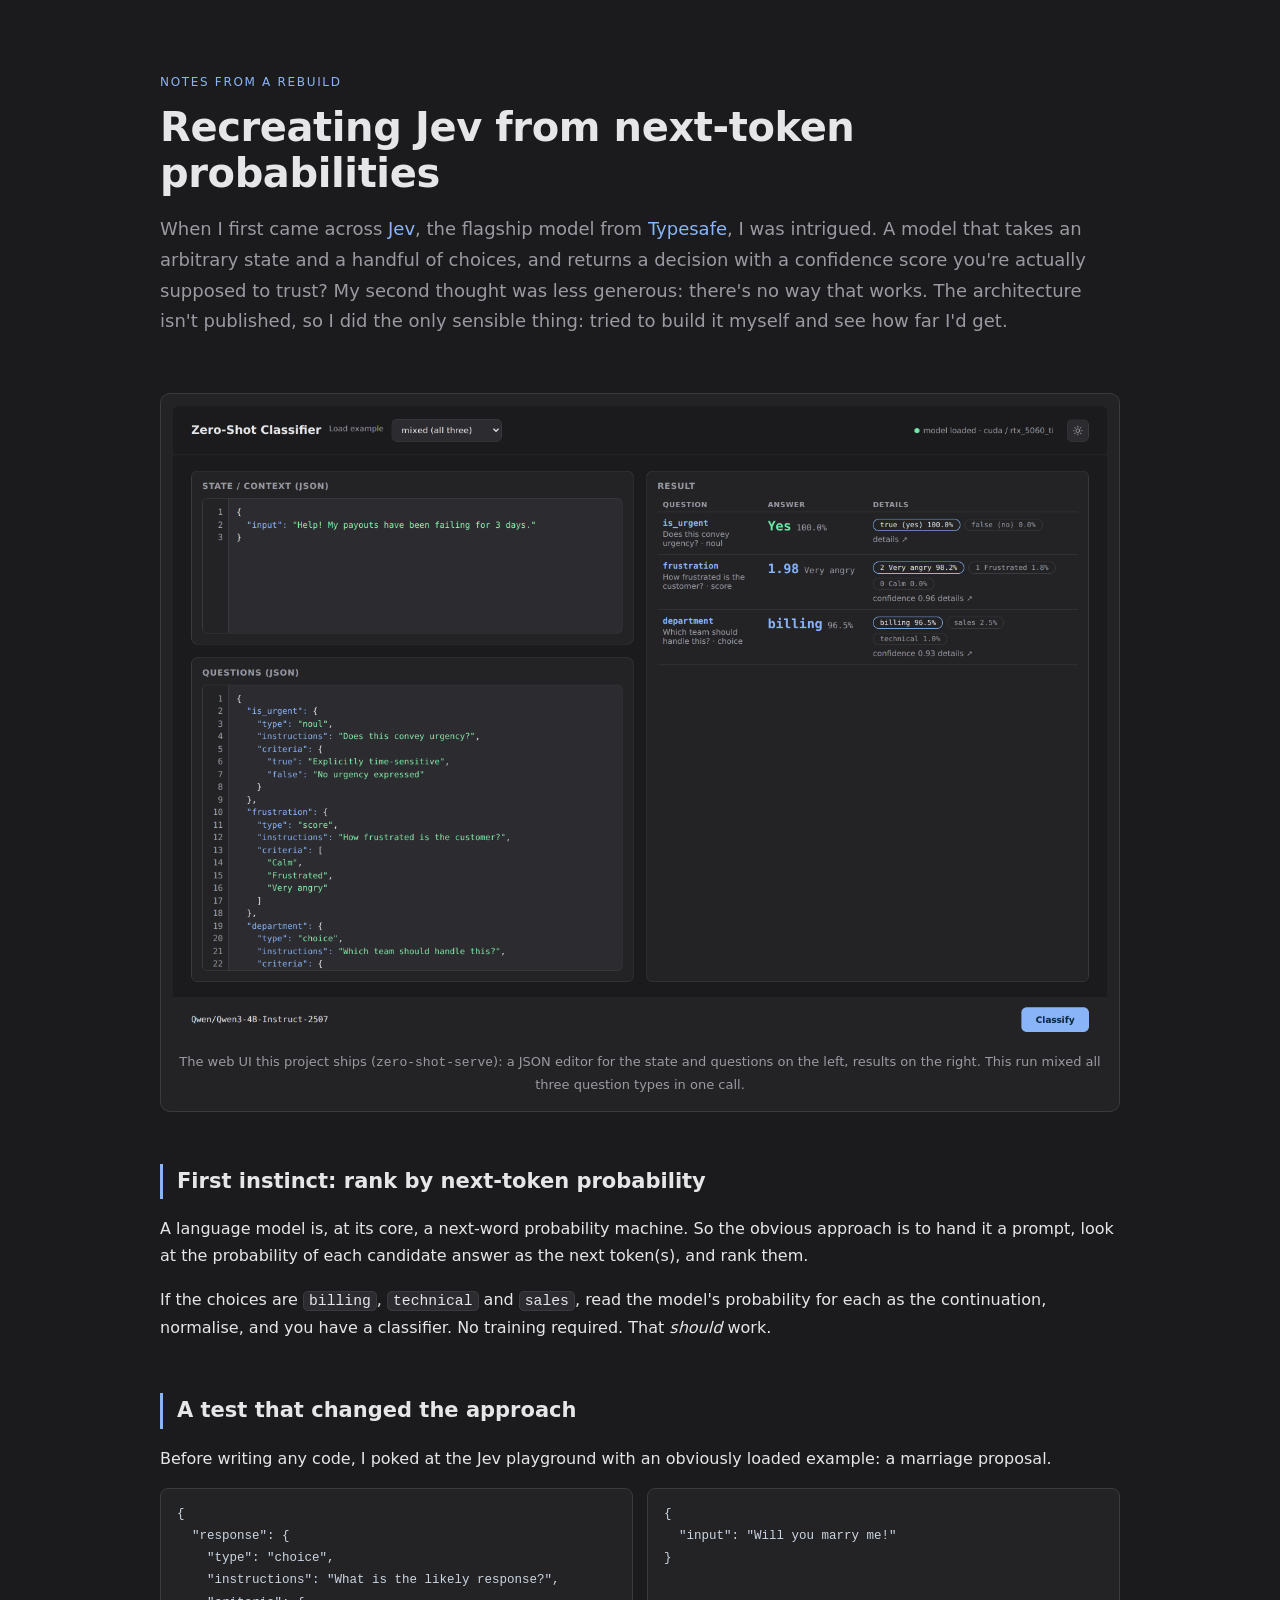
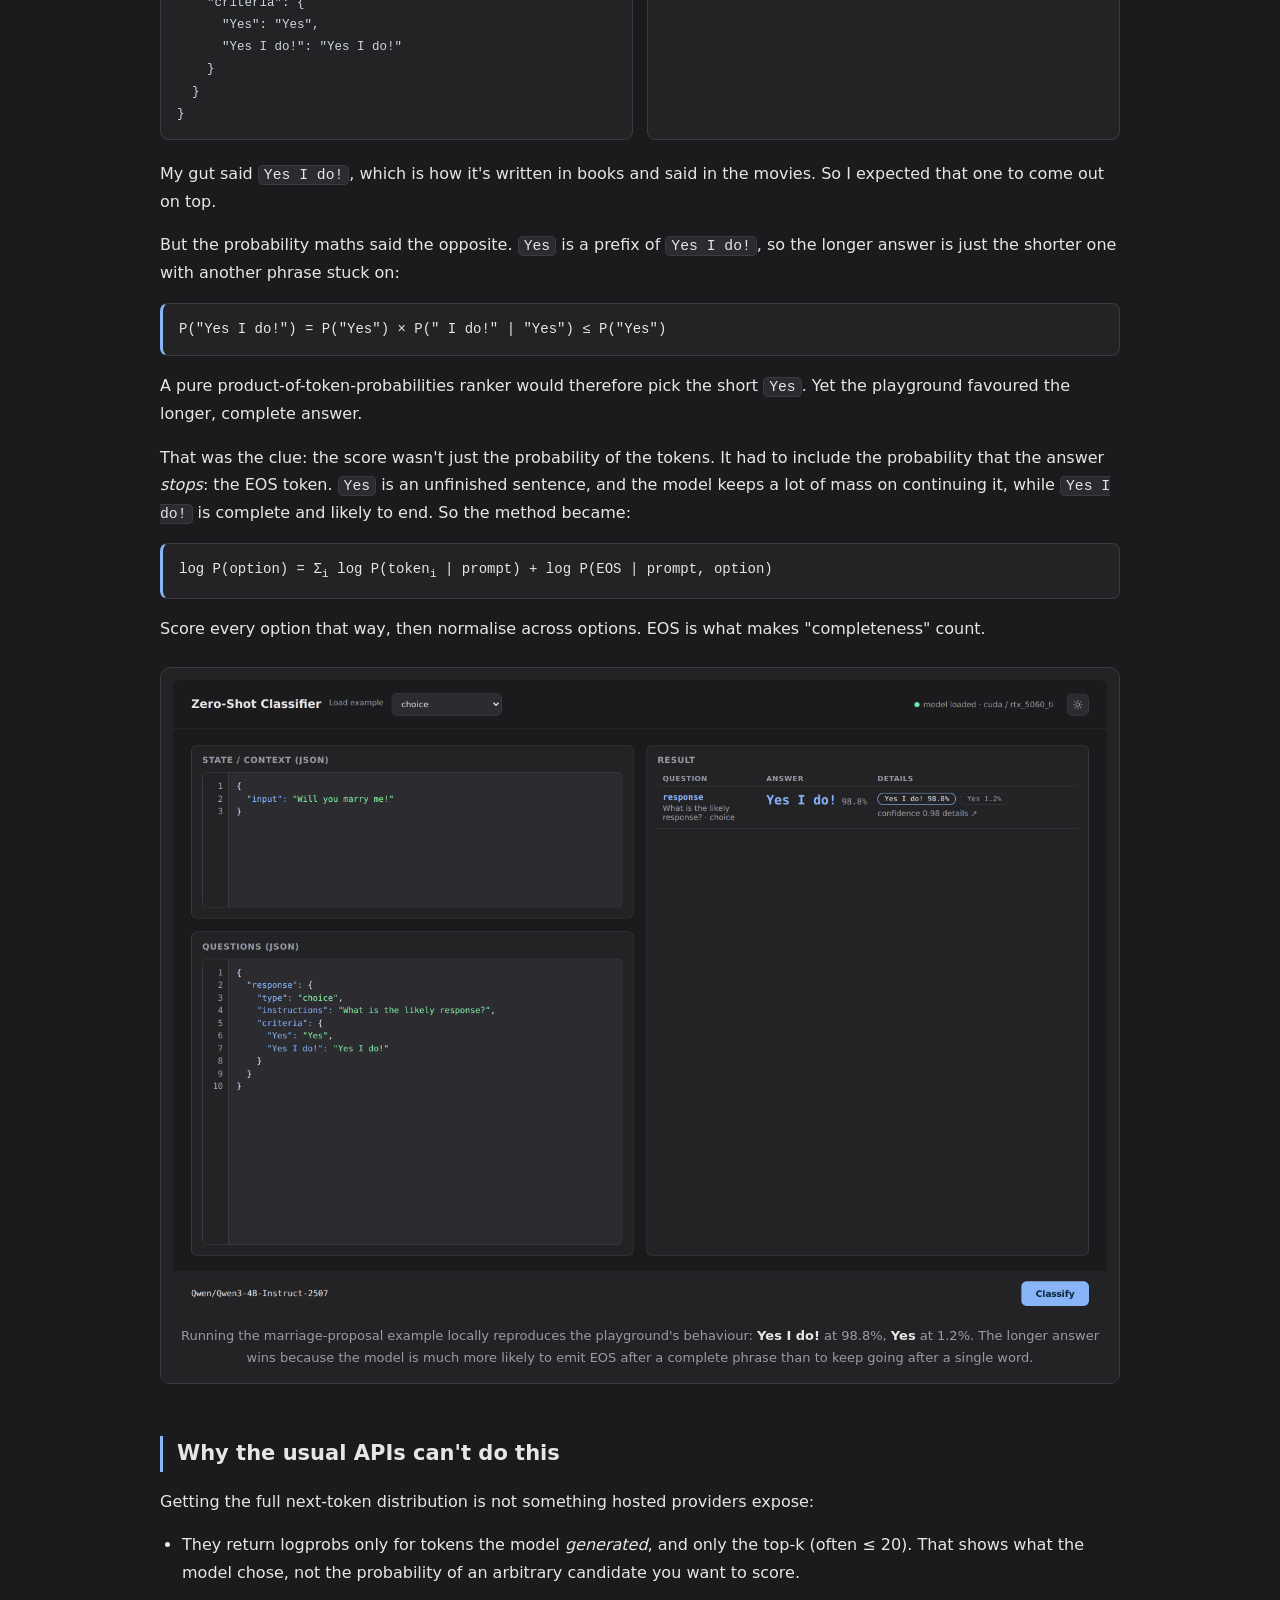
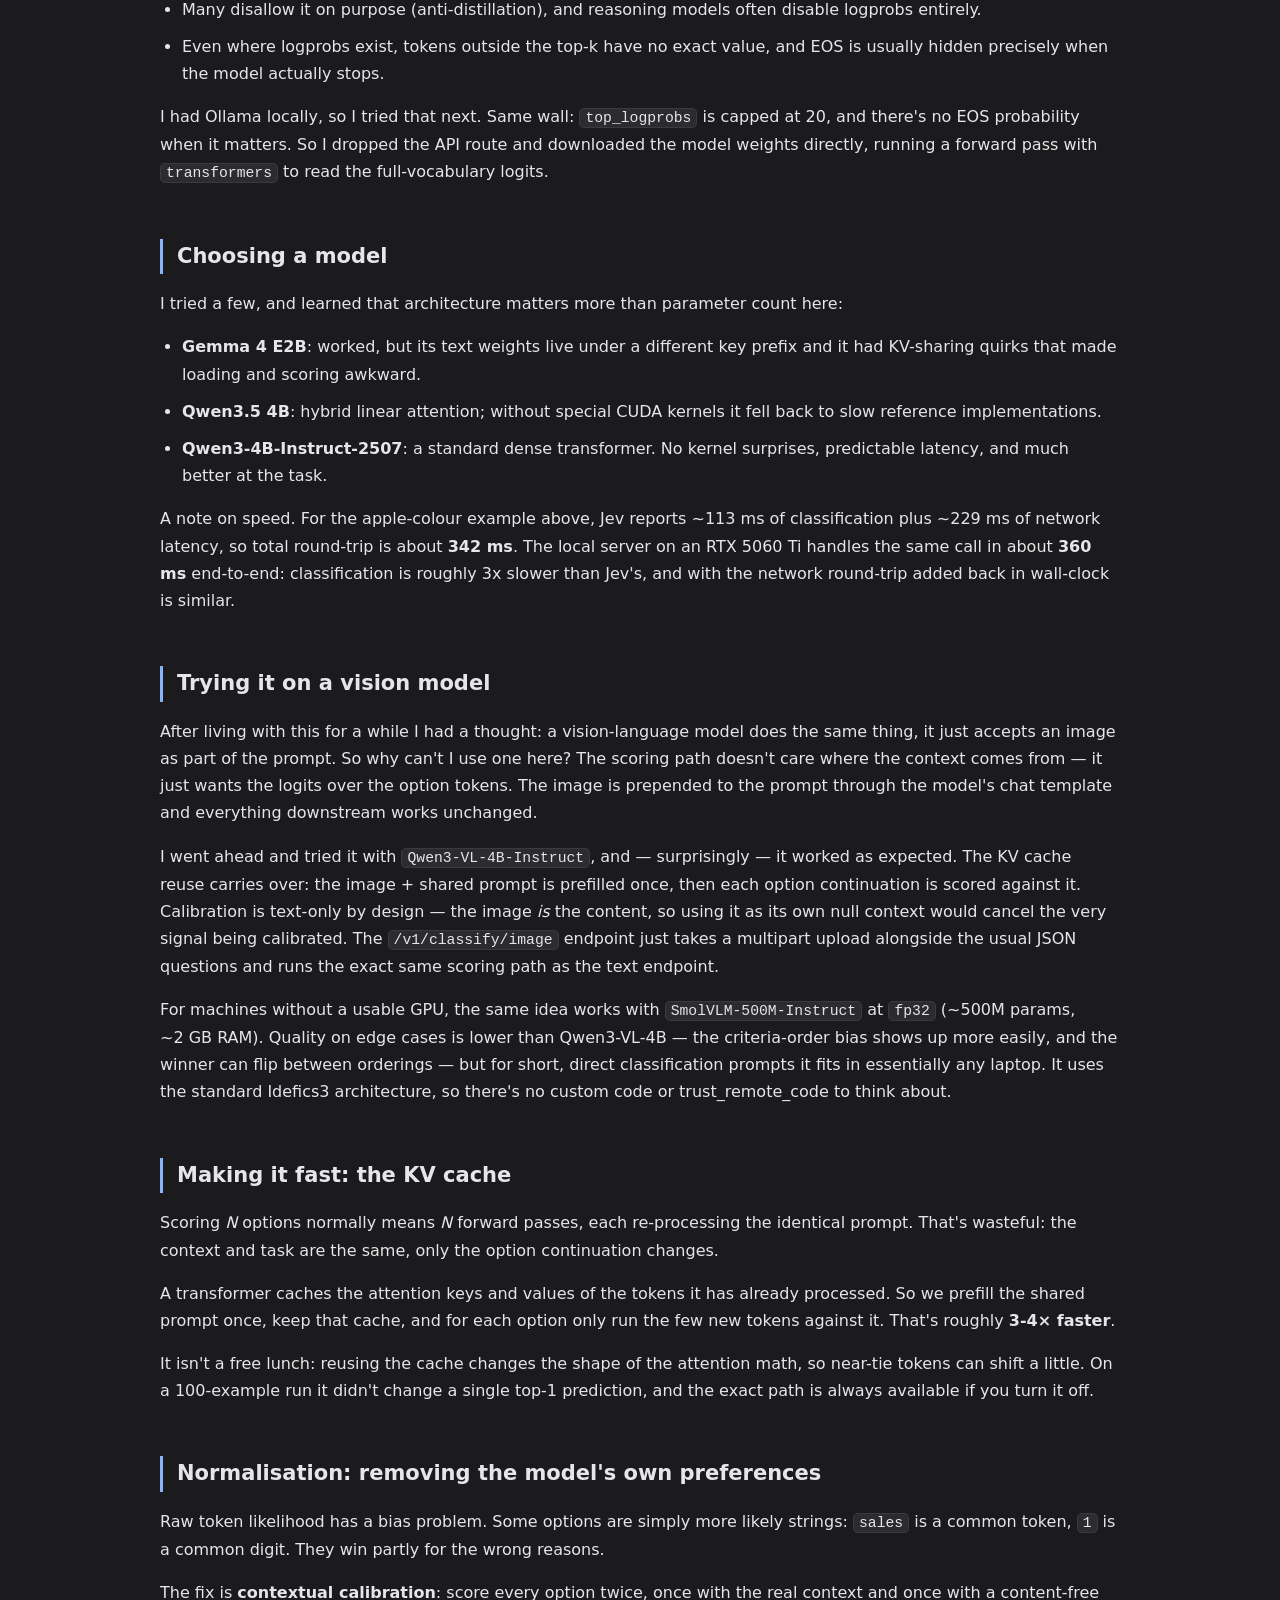
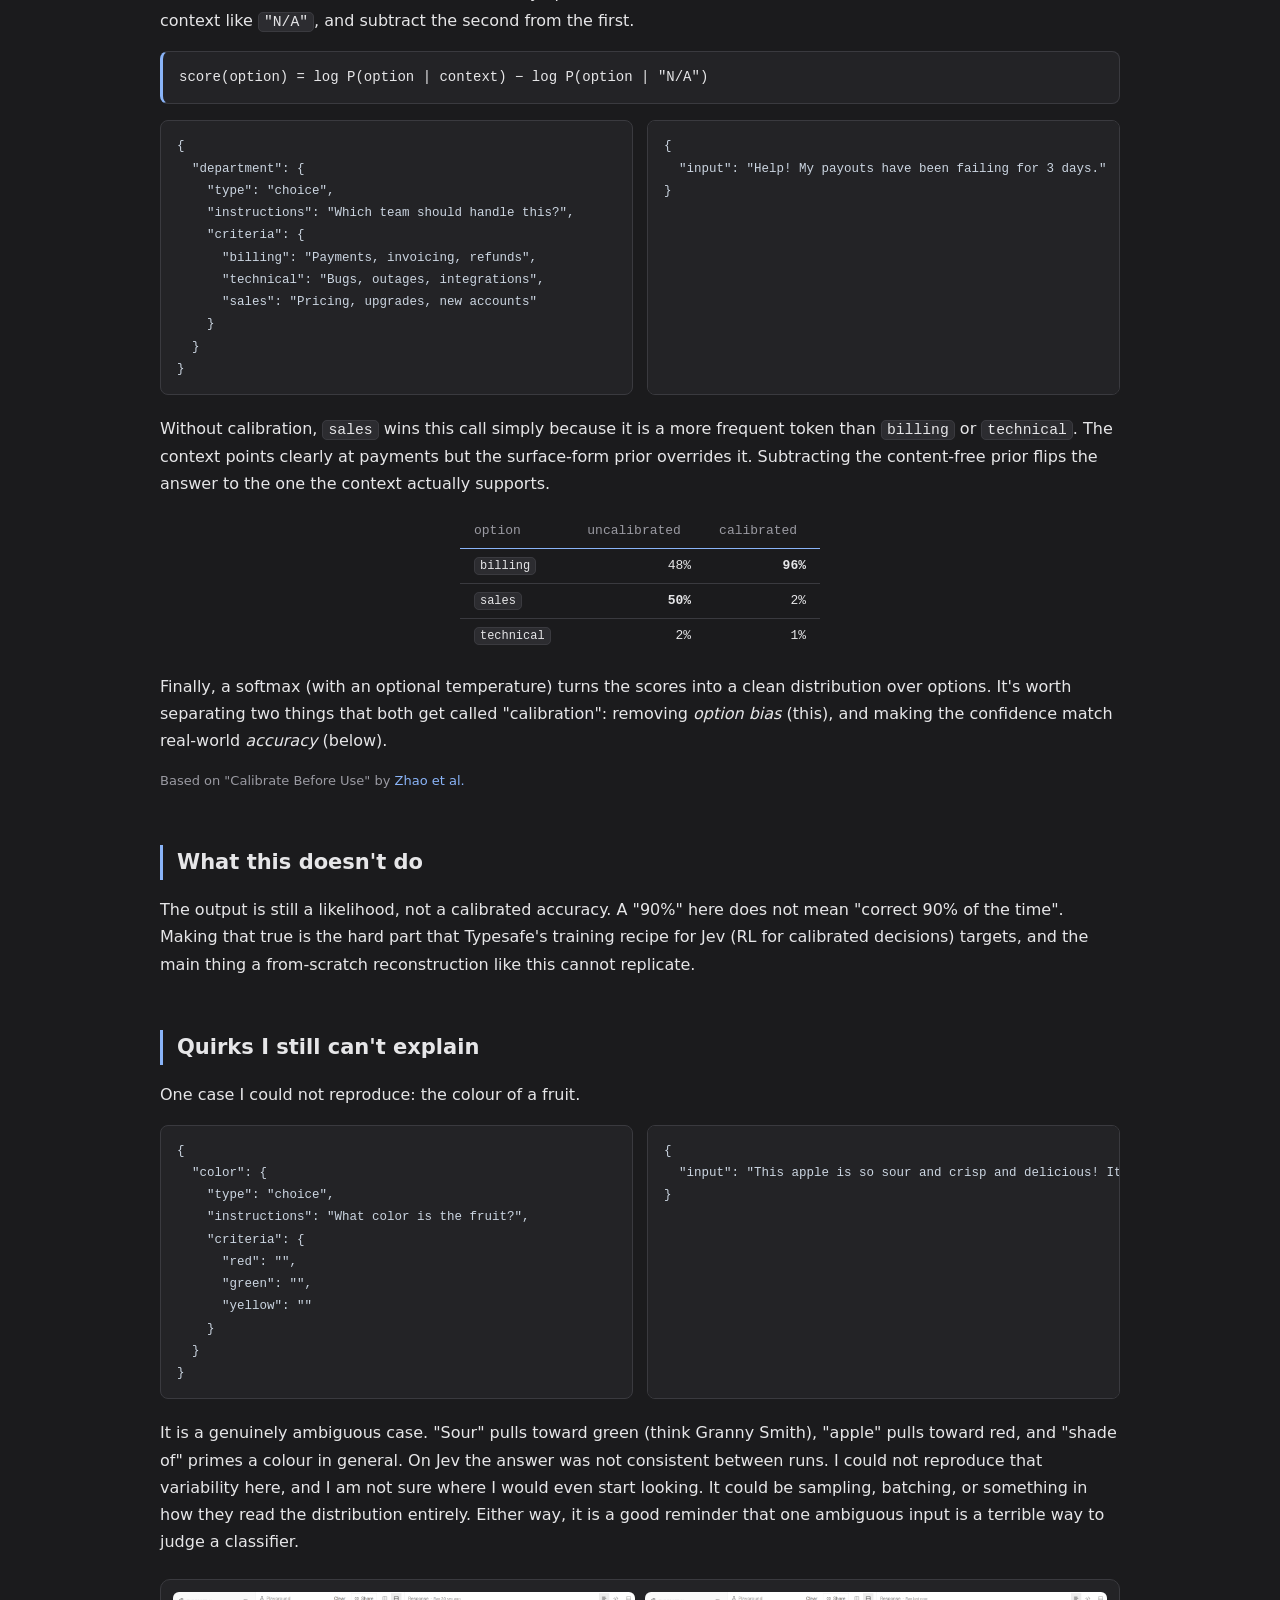
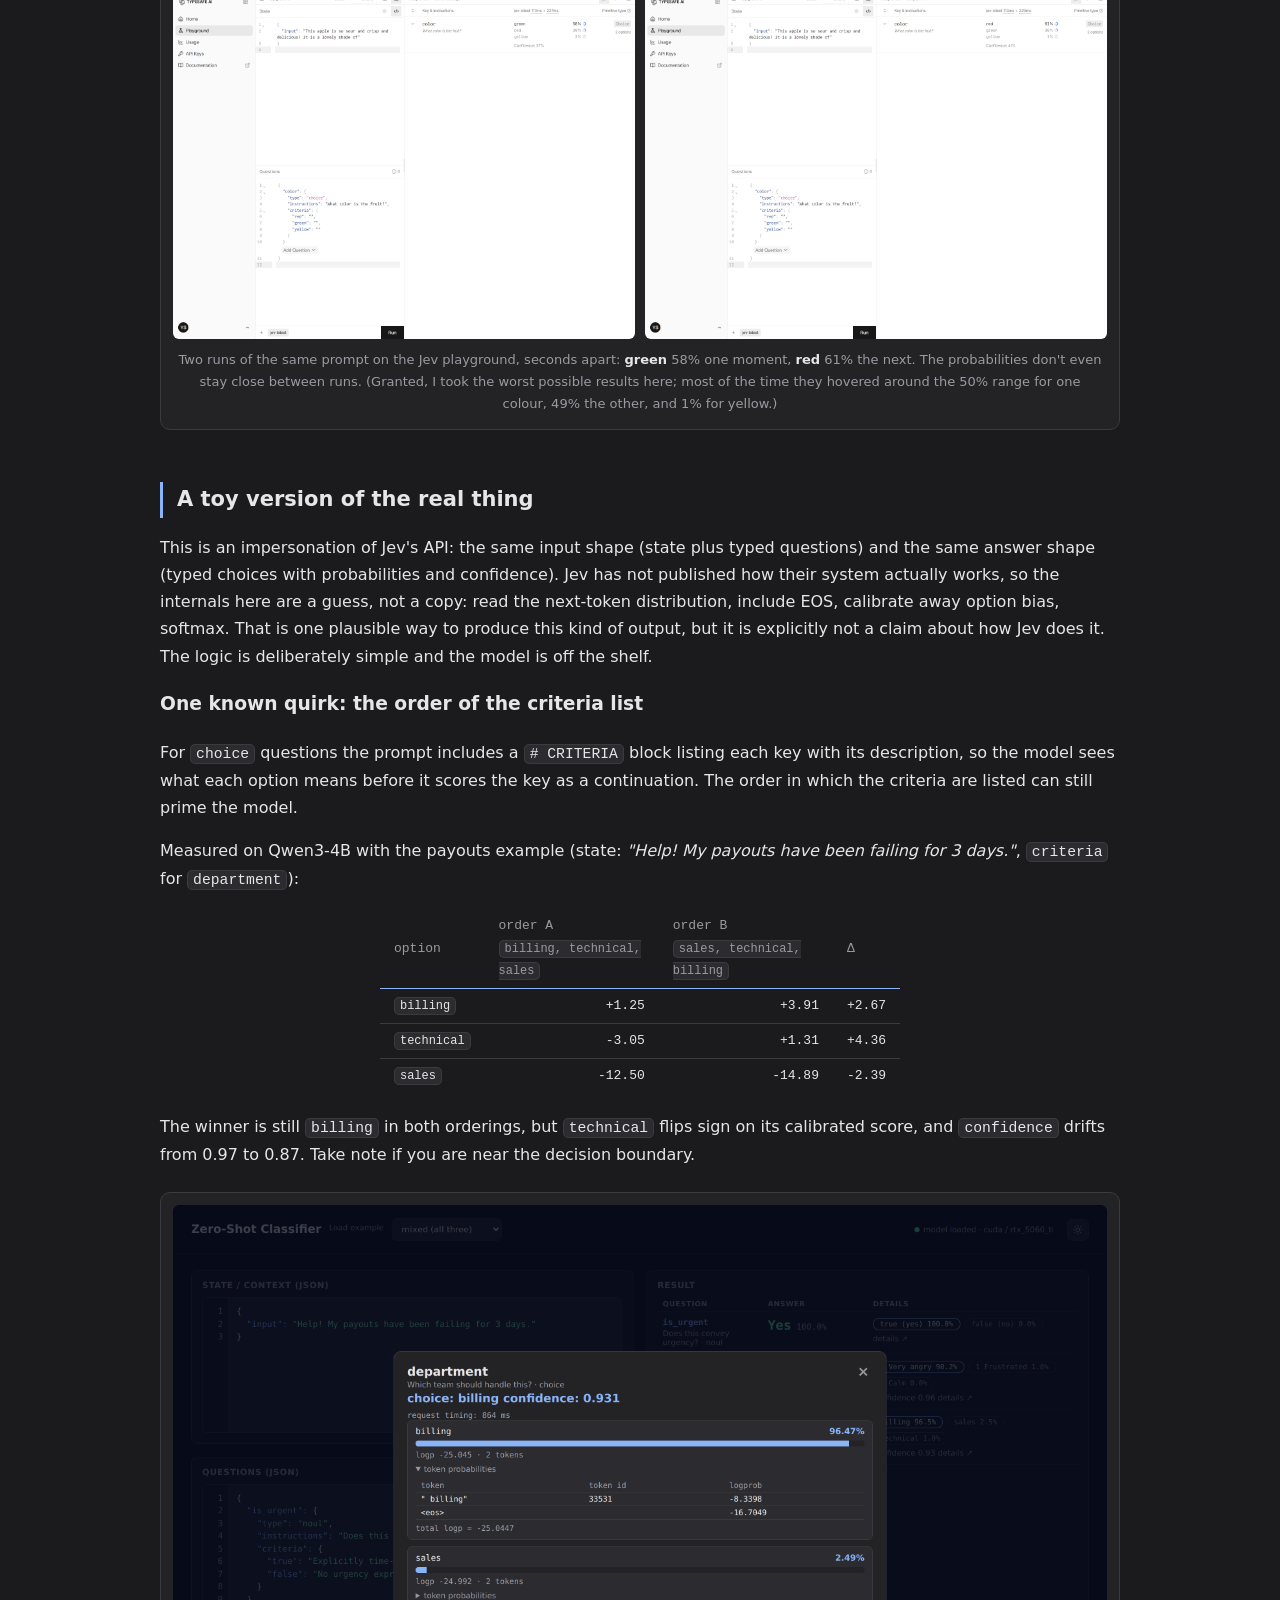
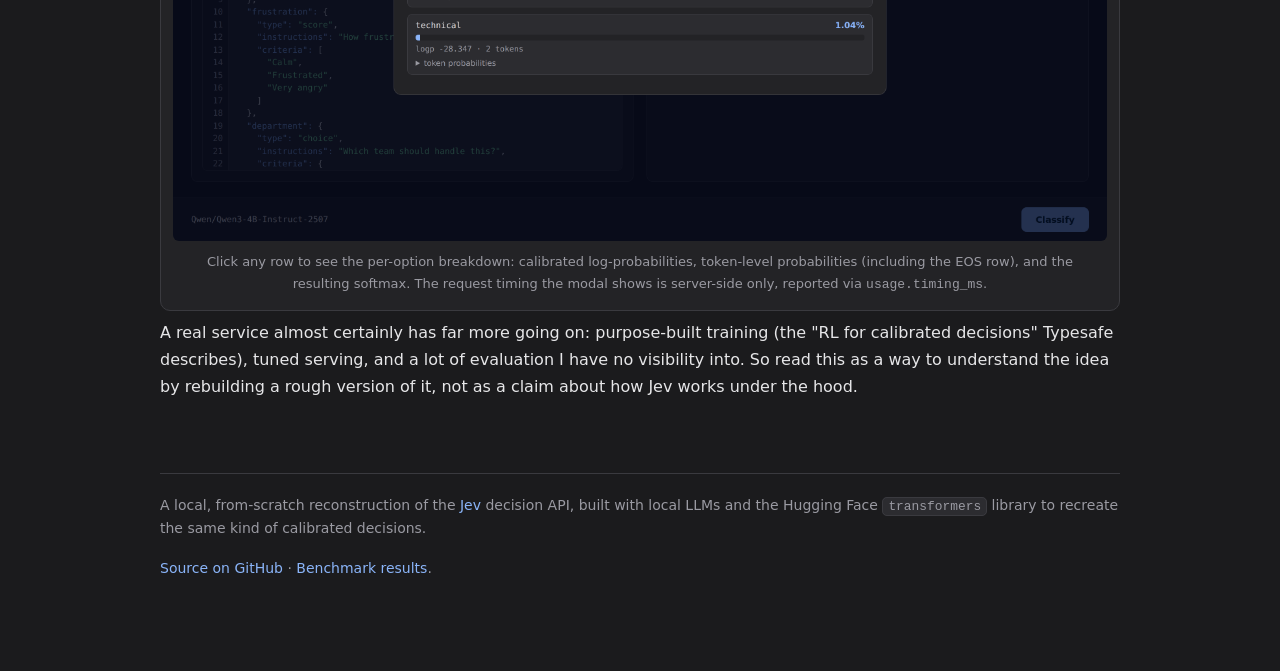
<file: docs/index.html>
<!doctype html>
<html lang="en">
<head>
<meta charset="utf-8" />
<meta name="viewport" content="width=device-width, initial-scale=1" />
<title>Recreating Jev from next-token probabilities</title>
<meta name="description" content="How far can you get rebuilding a calibrated decision API using only the next-token probabilities of a local language model?" />
<link rel="stylesheet" href="site.css" />
</head>
<body>
<main>
  <header class="hero">
    <p class="kicker">Notes from a rebuild</p>
    <h1>Recreating Jev from next-token probabilities</h1>
    <p class="lead">
      When I first came across <a href="https://typesafe.ai/">Jev</a>, the
      flagship model from <a href="https://typesafe.ai/">Typesafe</a>, I was
      intrigued. A model that takes an arbitrary state and a handful of choices, and
      returns a decision with a confidence score you're actually supposed to trust? My
      second thought was less generous: there's no way that works. The architecture
      isn't published, so I did the only sensible thing: tried to build it myself and
      see how far I'd get.
    </p>
  </header>

  <figure class="screenshot">
    <a class="zoom" href="img/ui-mixed-result.png" aria-label="View screenshot full size"><img src="img/ui-mixed-result.png" alt="The local web UI after running a mixed (noul + score + choice) classify call on the payouts support-ticket example." /></a>
    <figcaption class="cap">
      The web UI this project ships (<code>zero-shot-serve</code>): a JSON editor for the
      state and questions on the left, results on the right. This run mixed all three
      question types in one call.
    </figcaption>
  </figure>

  <section>
    <h2>First instinct: rank by next-token probability</h2>
    <p>
      A language model is, at its core, a next-word probability machine. So the obvious
      approach is to hand it a prompt, look at the probability of each candidate
      answer as the next token(s), and rank them.
    </p>
    <p>
      If the choices are <span class="mono">billing</span>,
      <span class="mono">technical</span> and <span class="mono">sales</span>, read
      the model's probability for each as the continuation, normalise, and you have a
      classifier. No training required. That <em>should</em> work.
    </p>
  </section>

  <section>
    <h2>A test that changed the approach</h2>
    <p>
      Before writing any code, I poked at the Jev playground with an obviously loaded
      example: a marriage proposal.
    </p>
    <div class="examples">
      <pre class="block"><code>{
  "response": {
    "type": "choice",
    "instructions": "What is the likely response?",
    "criteria": {
      "Yes": "Yes",
      "Yes I do!": "Yes I do!"
    }
  }
}</code></pre>
      <pre class="block"><code>{
  "input": "Will you marry me!"
}</code></pre>
    </div>
    <p>
      My gut said <span class="mono">Yes I do!</span>, which is how it's written in
      books and said in the movies. So I expected that one to come out on top.
    </p>
    <p>
      But the probability maths said the opposite. <span class="mono">Yes</span> is a
      prefix of <span class="mono">Yes I do!</span>, so the longer answer is just the
      shorter one with another phrase stuck on:
    </p>
    <p class="formula">
      P("Yes I do!") = P("Yes") &times; P(" I do!" | "Yes") &le; P("Yes")
    </p>
    <p>
      A pure product-of-token-probabilities ranker would therefore pick the short
      <span class="mono">Yes</span>. Yet the playground favoured the longer, complete
      answer.
    </p>
    <p>
      That was the clue: the score wasn't just the probability of the tokens. It had to
      include the probability that the answer <em>stops</em>: the EOS token.
      <span class="mono">Yes</span> is an unfinished sentence, and the model keeps a lot
      of mass on continuing it, while <span class="mono">Yes I do!</span> is complete
      and likely to end. So the method became:
    </p>
    <p class="formula">
      log&nbsp;P(option) = &Sigma;<sub>i</sub> log&nbsp;P(token<sub>i</sub> | prompt) + log&nbsp;P(EOS | prompt, option)
    </p>
    <p>
      Score every option that way, then normalise across options. EOS is what makes
      "completeness" count.
    </p>
    <figure class="screenshot">
      <a class="zoom" href="img/ui-marriage-proposal.png" aria-label="View screenshot full size"><img src="img/ui-marriage-proposal.png" alt="The web UI after running the marriage-proposal example: 'Yes I do!' wins 98.8% over 'Yes' 1.2%." /></a>
      <figcaption class="cap">
        Running the marriage-proposal example locally reproduces the playground's
        behaviour: <strong>Yes I do!</strong> at 98.8%, <strong>Yes</strong> at 1.2%.
        The longer answer wins because the model is much more likely to emit EOS after
        a complete phrase than to keep going after a single word.
      </figcaption>
    </figure>
  </section>

  <section>
    <h2>Why the usual APIs can't do this</h2>
    <p>Getting the full next-token distribution is not something hosted providers expose:</p>
    <ul>
      <li>
        They return logprobs only for tokens the model <em>generated</em>, and only the
        top-k (often &le; 20). That shows what the model chose, not the probability of
        an arbitrary candidate you want to score.
      </li>
      <li>
        Many disallow it on purpose (anti-distillation), and reasoning models often
        disable logprobs entirely.
      </li>
      <li>
        Even where logprobs exist, tokens outside the top-k have no exact value, and
        EOS is usually hidden precisely when the model actually stops.
      </li>
    </ul>
    <p>
      I had Ollama locally, so I tried that next. Same wall: <span class="mono">top_logprobs</span>
      is capped at 20, and there's no EOS probability when it matters. So I dropped the
      API route and downloaded the model weights directly, running a forward pass with
      <span class="mono">transformers</span> to read the full-vocabulary logits.
    </p>
  </section>

  <section>
    <h2>Choosing a model</h2>
    <p>I tried a few, and learned that architecture matters more than parameter count here:</p>
    <ul>
      <li><strong>Gemma 4 E2B</strong>: worked, but its text weights live under a different key prefix and it had KV-sharing quirks that made loading and scoring awkward.</li>
      <li><strong>Qwen3.5 4B</strong>: hybrid linear attention; without special CUDA kernels it fell back to slow reference implementations.</li>
      <li><strong>Qwen3-4B-Instruct-2507</strong>: a standard dense transformer. No kernel surprises, predictable latency, and much better at the task.</li>
    </ul>
    <p>
      A note on speed. For the apple-colour example above, Jev reports ~113 ms of
      classification plus ~229 ms of network latency, so total round-trip is about
      <strong>342 ms</strong>. The local server on an RTX 5060 Ti handles the same
      call in about <strong>360 ms</strong> end-to-end: classification is roughly 3x
      slower than Jev's, and with the network round-trip added back in wall-clock is
      similar.
    </p>
  </section>

  <section>
    <h2>Trying it on a vision model</h2>
    <p>
      After living with this for a while I had a thought: a vision-language model
      does the same thing, it just accepts an image as part of the prompt. So why
      can't I use one here? The scoring path doesn't care where the context comes
      from &mdash; it just wants the logits over the option tokens. The image is
      prepended to the prompt through the model's chat template and everything
      downstream works unchanged.
    </p>
    <p>
      I went ahead and tried it with <span class="mono">Qwen3-VL-4B-Instruct</span>,
      and &mdash; surprisingly &mdash; it worked as expected. The KV cache reuse
      carries over: the image + shared prompt is prefilled once, then each option
      continuation is scored against it. Calibration is text-only by design
      &mdash; the image <em>is</em> the content, so using it as its own null
      context would cancel the very signal being calibrated.
      The <span class="mono">/v1/classify/image</span> endpoint just takes a
      multipart upload alongside the usual JSON questions and runs the exact same
      scoring path as the text endpoint.
    </p>
    <p>
      For machines without a usable GPU, the same idea works with
      <span class="mono">SmolVLM-500M-Instruct</span> at
      <span class="mono">fp32</span> (~500M params, ~2&nbsp;GB RAM). Quality on
      edge cases is lower than Qwen3-VL-4B &mdash; the criteria-order bias
      shows up more easily, and the winner can flip between orderings &mdash;
      but for short, direct classification prompts it fits in essentially any
      laptop. It uses the standard Idefics3 architecture, so there's no custom
      code or trust_remote_code to think about.
    </p>
  </section>

  <section>
    <h2>Making it fast: the KV cache</h2>
    <p>
      Scoring <em>N</em> options normally means <em>N</em> forward passes, each
      re-processing the identical prompt. That's wasteful: the context and task are the
      same, only the option continuation changes.
    </p>
    <p>
      A transformer caches the attention keys and values of the tokens it has already
      processed. So we prefill the shared prompt once, keep that cache, and for each
      option only run the few new tokens against it. That's roughly
      <strong>3-4&times; faster</strong>.
    </p>
    <p>
      It isn't a free lunch: reusing the cache changes the shape of the attention math,
      so near-tie tokens can shift a little. On a 100-example run it didn't change a
      single top-1 prediction, and the exact path is always available if you turn it off.
    </p>
  </section>

  <section>
    <h2>Normalisation: removing the model's own preferences</h2>
    <p>
      Raw token likelihood has a bias problem. Some options are simply more likely
      strings: <span class="mono">sales</span> is a common token, <span class="mono">1</span>
      is a common digit. They win partly for the wrong reasons.
    </p>
    <p>
      The fix is <strong>contextual calibration</strong>: score every option twice,
      once with the real context and once with a content-free context like
      <span class="mono">"N/A"</span>, and subtract the second from the first.
    </p>
    <p class="formula">
      score(option) = log&nbsp;P(option | context) &minus; log&nbsp;P(option | "N/A")
    </p>
    <div class="examples">
      <pre class="block"><code>{
  "department": {
    "type": "choice",
    "instructions": "Which team should handle this?",
    "criteria": {
      "billing": "Payments, invoicing, refunds",
      "technical": "Bugs, outages, integrations",
      "sales": "Pricing, upgrades, new accounts"
    }
  }
}</code></pre>
      <pre class="block"><code>{
  "input": "Help! My payouts have been failing for 3 days."
}</code></pre>
    </div>
    <p>
      Without calibration, <span class="mono">sales</span> wins this call simply
      because it is a more frequent token than <span class="mono">billing</span> or
      <span class="mono">technical</span>. The context points clearly at payments but
      the surface-form prior overrides it. Subtracting the content-free prior flips
      the answer to the one the context actually supports.
    </p>
    <table class="calib">
      <thead>
        <tr><th>option</th><th>uncalibrated</th><th>calibrated</th></tr>
      </thead>
      <tbody>
        <tr><td><span class="mono">billing</span></td><td>48%</td><td><strong>96%</strong></td></tr>
        <tr><td><span class="mono">sales</span></td><td><strong>50%</strong></td><td>2%</td></tr>
        <tr><td><span class="mono">technical</span></td><td>2%</td><td>1%</td></tr>
      </tbody>
    </table>
    <p>
      Finally, a softmax (with an optional temperature) turns the scores into a clean
      distribution over options. It's worth separating two things that both get called
      "calibration": removing <em>option bias</em> (this), and making the confidence match
      real-world <em>accuracy</em> (below).
    </p>
    <p class="note">
      Based on "Calibrate Before Use" by
      <a href="https://arxiv.org/abs/2102.09690">Zhao et al.</a>
    </p>
  </section>

  <section>
    <h2>What this doesn't do</h2>
    <p>
      The output is still a likelihood, not a calibrated accuracy. A "90%" here does not
      mean "correct 90% of the time". Making that true is the hard part that
      Typesafe's training recipe for Jev (RL for calibrated decisions) targets, and
      the main thing a from-scratch reconstruction like this cannot replicate.
    </p>
  </section>

  <section>
    <h2>Quirks I still can't explain</h2>
    <p>One case I could not reproduce: the colour of a fruit.</p>
    <div class="examples">
      <pre class="block"><code>{
  "color": {
    "type": "choice",
    "instructions": "What color is the fruit?",
    "criteria": {
      "red": "",
      "green": "",
      "yellow": ""
    }
  }
}</code></pre>
      <pre class="block"><code>{
  "input": "This apple is so sour and crisp and delicious! It is a lovely shade of"
}</code></pre>
    </div>
    <p>
      It is a genuinely ambiguous case. "Sour" pulls toward green (think Granny
      Smith), "apple" pulls toward red, and "shade of" primes a colour in general. On
      Jev the answer was not consistent between runs. I could not reproduce that
      variability here, and I am not sure where I would even start looking. It could be
      sampling, batching, or something in how they read the distribution entirely.
      Either way, it is a good reminder that one ambiguous input is a terrible way to
      judge a classifier.
    </p>
    <figure class="screenshot two-up">
      <div class="pair">
        <a class="zoom" href="img/typesafe_playground_green.png" aria-label="View screenshot full size"><img src="img/typesafe_playground_green.png" alt="TypeSafe playground: same apple-colour input, run 1, answer green 58% / red 39% / yellow 3%, confidence 37%." /></a>
        <a class="zoom" href="img/typesafe_playground_red.png" aria-label="View screenshot full size"><img src="img/typesafe_playground_red.png" alt="TypeSafe playground: same apple-colour input, run 2, answer red 61% / green 38% / yellow 1%, confidence 41%." /></a>
      </div>
      <figcaption class="cap">
        Two runs of the same prompt on the Jev playground, seconds apart:
        <strong>green</strong> 58% one moment, <strong>red</strong> 61% the next. The
        probabilities don't even stay close between runs. (Granted, I took the worst
        possible results here; most of the time they hovered around the 50% range for
        one colour, 49% the other, and 1% for yellow.)
      </figcaption>
    </figure>
  </section>

  <section>
    <h2>A toy version of the real thing</h2>
    <p>
      This is an impersonation of Jev's API: the same input shape (state plus typed
      questions) and the same answer shape (typed choices with probabilities and
      confidence). Jev has not published how their system actually works, so the
      internals here are a guess, not a copy: read the next-token distribution,
      include EOS, calibrate away option bias, softmax. That is one plausible way to
      produce this kind of output, but it is explicitly not a claim about how Jev
      does it. The logic is deliberately simple and the model is off the shelf.
    </p>
    <h3>One known quirk: the order of the criteria list</h3>
    <p>
      For <span class="mono">choice</span> questions the prompt includes a
      <span class="mono"># CRITERIA</span> block listing each key with its description, so the
      model sees what each option means before it scores the key as a continuation. The
      order in which the criteria are listed can still prime the model.
    </p>
    <p>
      Measured on Qwen3-4B with the payouts example (state: <em>"Help! My payouts have
      been failing for 3 days."</em>, <span class="mono">criteria</span> for
      <span class="mono">department</span>):
    </p>
    <table class="calib">
      <thead>
        <tr><th>option</th><th>order A<br/><span class="mono">billing, technical, sales</span></th><th>order B<br/><span class="mono">sales, technical, billing</span></th><th>Δ</th></tr>
      </thead>
      <tbody>
        <tr><td><span class="mono">billing</span></td><td>+1.25</td><td>+3.91</td><td>+2.67</td></tr>
        <tr><td><span class="mono">technical</span></td><td>-3.05</td><td>+1.31</td><td>+4.36</td></tr>
        <tr><td><span class="mono">sales</span></td><td>-12.50</td><td>-14.89</td><td>-2.39</td></tr>
      </tbody>
    </table>
    <p>
      The winner is still <span class="mono">billing</span> in both orderings, but
      <span class="mono">technical</span> flips sign on its calibrated score, and
      <span class="mono">confidence</span> drifts from 0.97 to 0.87. Take note if you are
      near the decision boundary.
    </p>
    <figure class="screenshot">
      <a class="zoom" href="img/ui-detail-modal.png" aria-label="View screenshot full size"><img src="img/ui-detail-modal.png" alt="Detail modal for a choice question, showing per-option bars, log-probabilities, and the token-level probabilities table for the top option." /></a>
      <figcaption class="cap">
        Click any row to see the per-option breakdown: calibrated log-probabilities,
        token-level probabilities (including the EOS row), and the resulting softmax.
        The request timing the modal shows is server-side only, reported via
        <code>usage.timing_ms</code>.
      </figcaption>
    </figure>
    <p>
      A real service almost certainly has far more going on: purpose-built training
      (the "RL for calibrated decisions" Typesafe describes), tuned serving, and a
      lot of evaluation I have no visibility into. So read this as a way to
      understand the idea by rebuilding a rough version of it, not as a claim about
      how Jev works under the hood.
    </p>
  </section>

  <footer>
    <p>
      A local, from-scratch reconstruction of the <a href="https://typesafe.ai/">Jev</a>
      decision API, built
      with local LLMs and the Hugging Face <span class="mono">transformers</span>
      library to recreate the same kind of calibrated decisions.
    </p>
    <p>
      <a href="https://github.com/Yushenggg/zero-shot-classifier">Source on GitHub</a>
      · <a href="benchmark/">Benchmark results</a>.
    </p>
  </footer>
</main>

<div id="lightbox" class="lightbox" hidden role="dialog" aria-modal="true" aria-label="Screenshot viewer">
  <button class="close" type="button" aria-label="Close">×</button>
  <img class="frame" alt="" />
</div>

<script>
  (function () {
    var lb = document.getElementById("lightbox");
    var img = lb.querySelector("img");
    var triggers = document.querySelectorAll("a.zoom");

    function open(src, alt) {
      img.src = src;
      img.alt = alt || "";
      lb.hidden = false;
      document.body.style.overflow = "hidden";
    }
    function close() {
      lb.hidden = true;
      img.src = "";
      img.alt = "";
      document.body.style.overflow = "";
    }

    triggers.forEach(function (a) {
      a.addEventListener("click", function (e) {
        e.preventDefault();
        var t = a.querySelector("img");
        open(a.getAttribute("href"), t ? t.alt : "");
      });
    });
    lb.addEventListener("click", function (e) {
      if (e.target === lb || e.target === img || e.target.classList.contains("close")) close();
    });
    document.addEventListener("keydown", function (e) {
      if (e.key === "Escape" && !lb.hidden) close();
    });
  })();
</script>
</body>
</html>
</file>
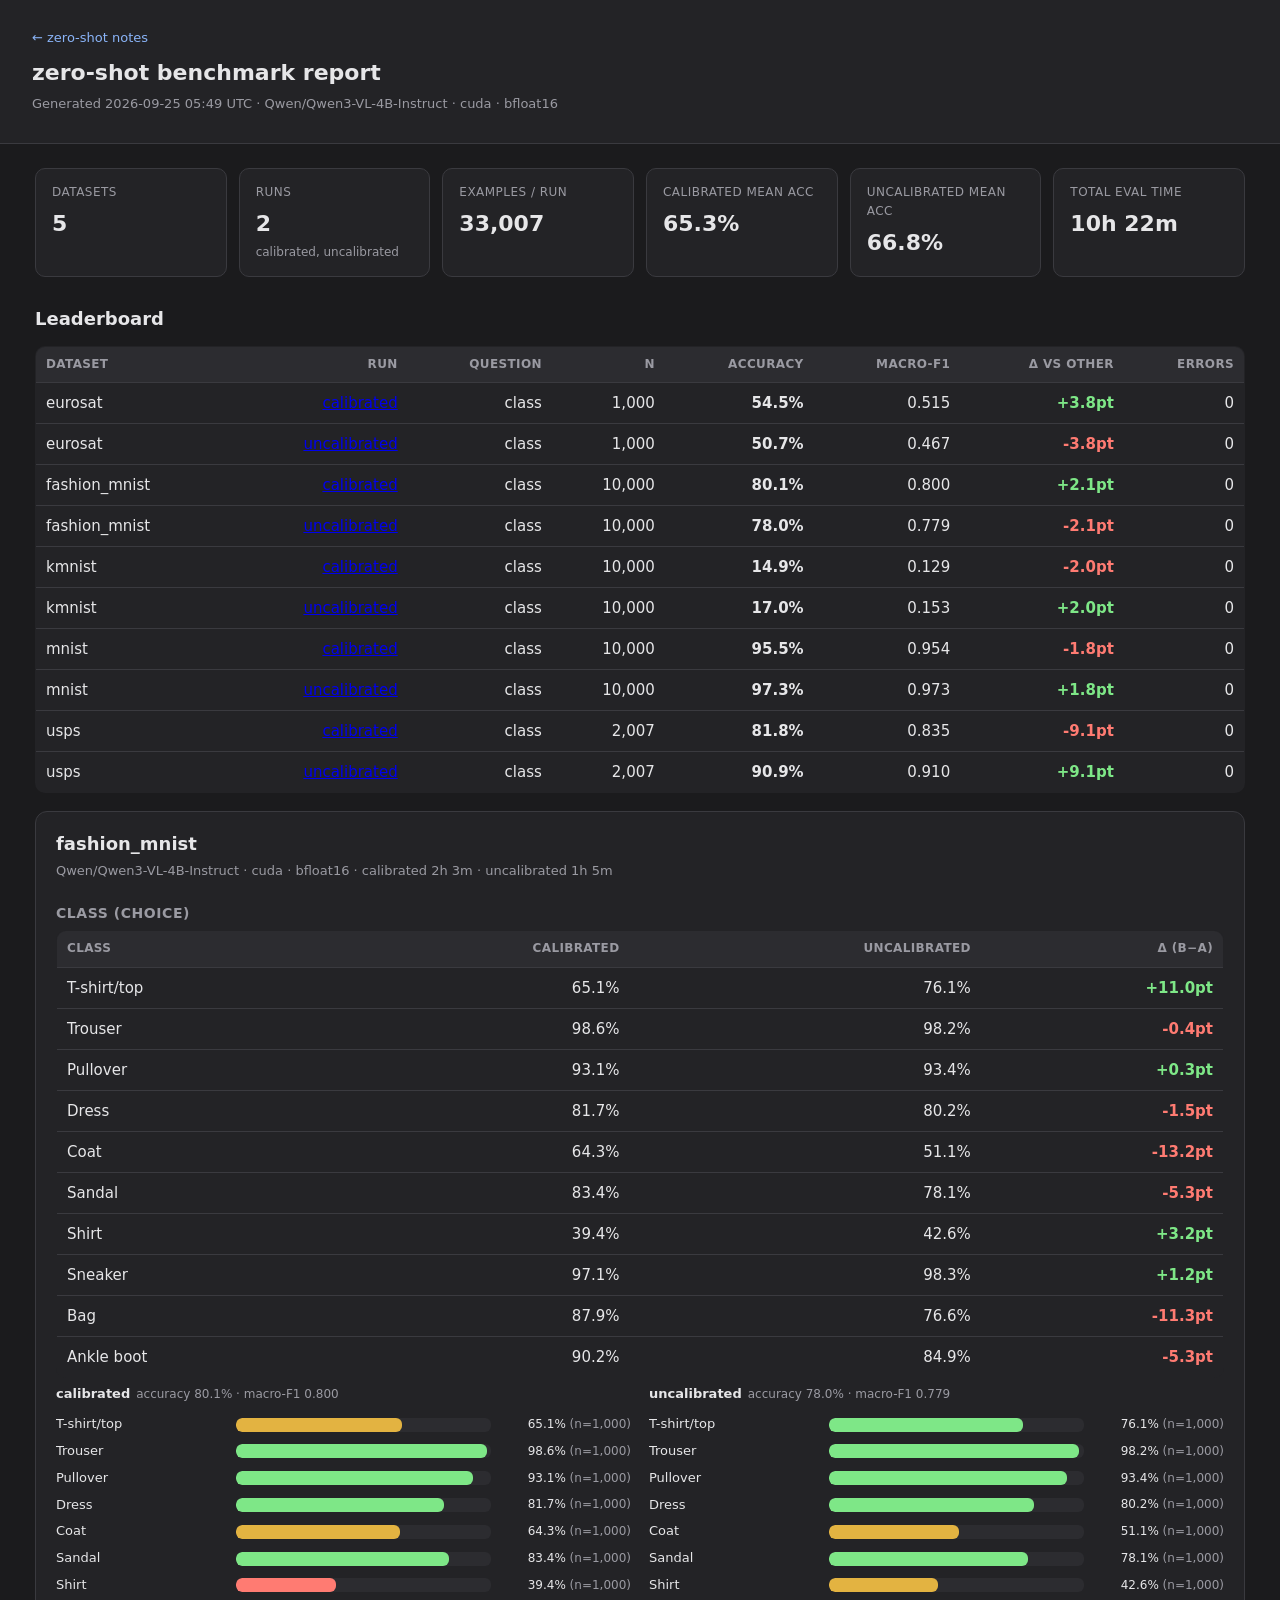
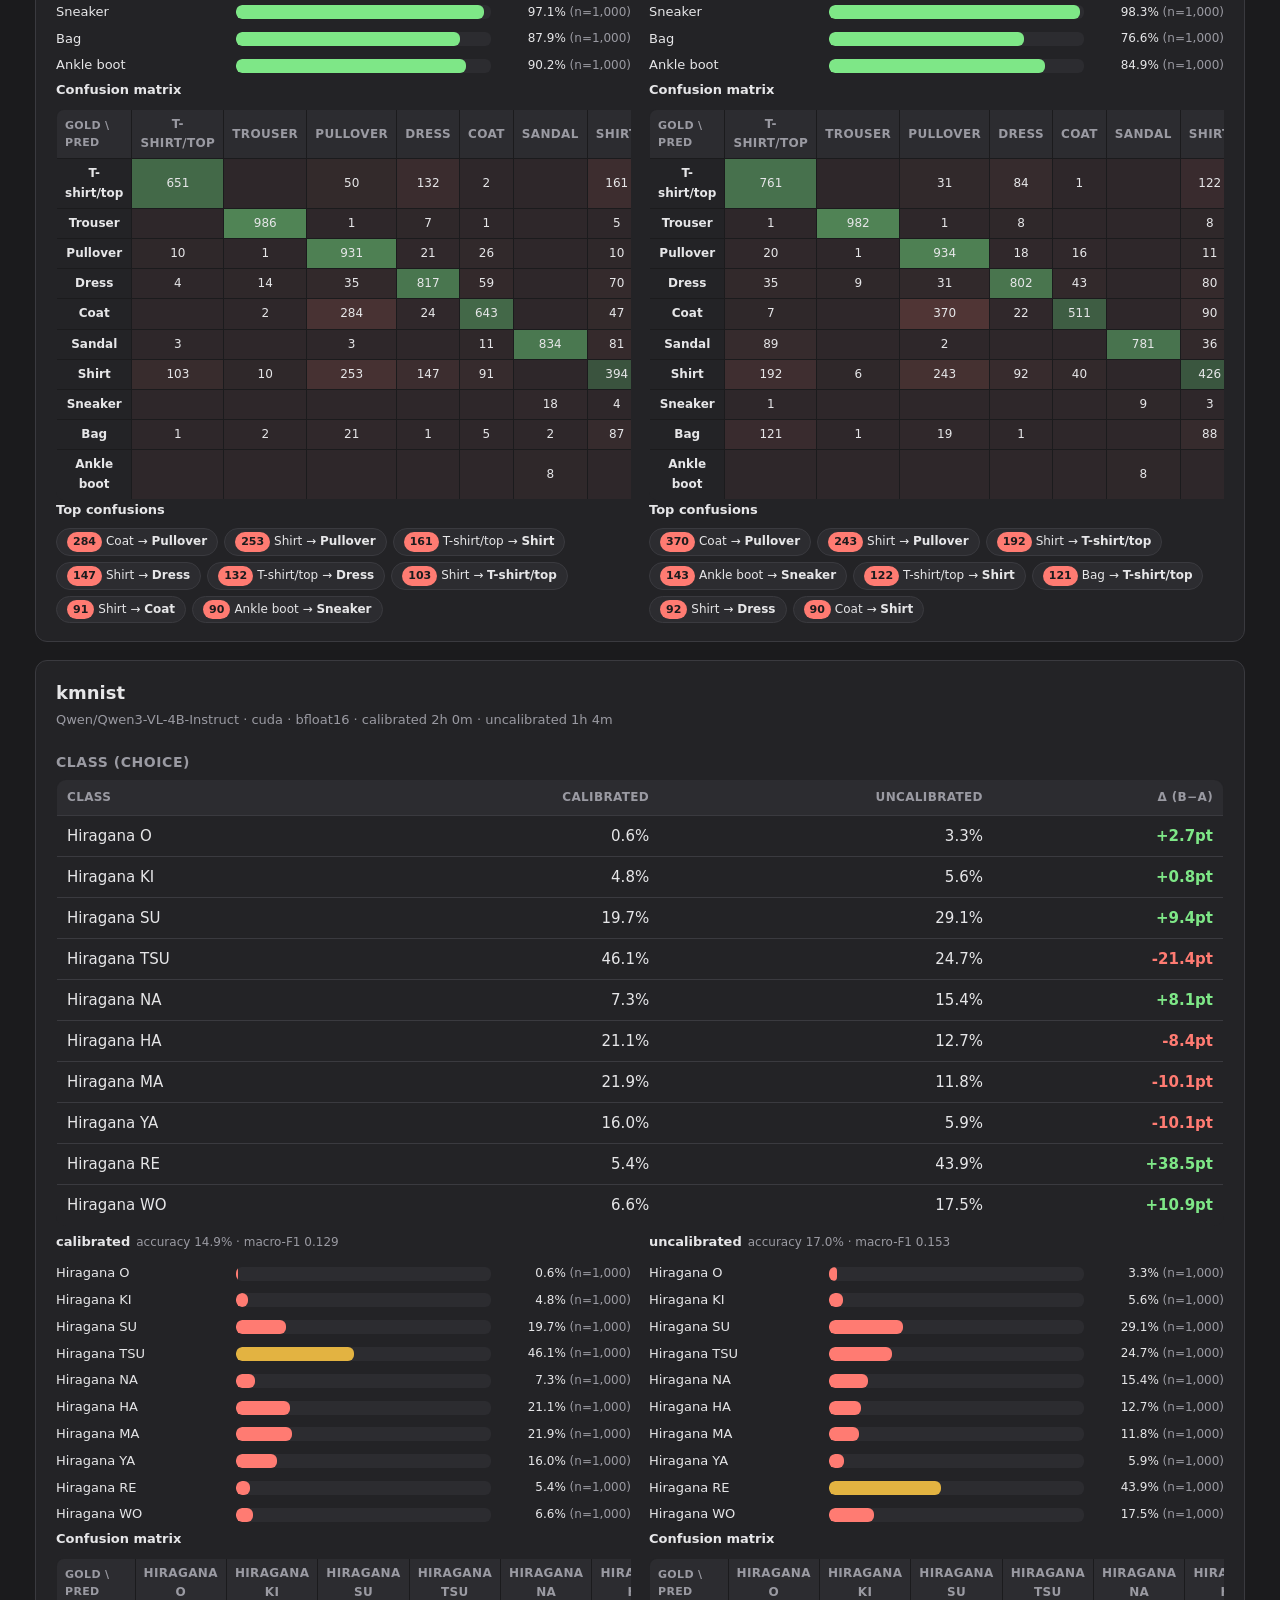
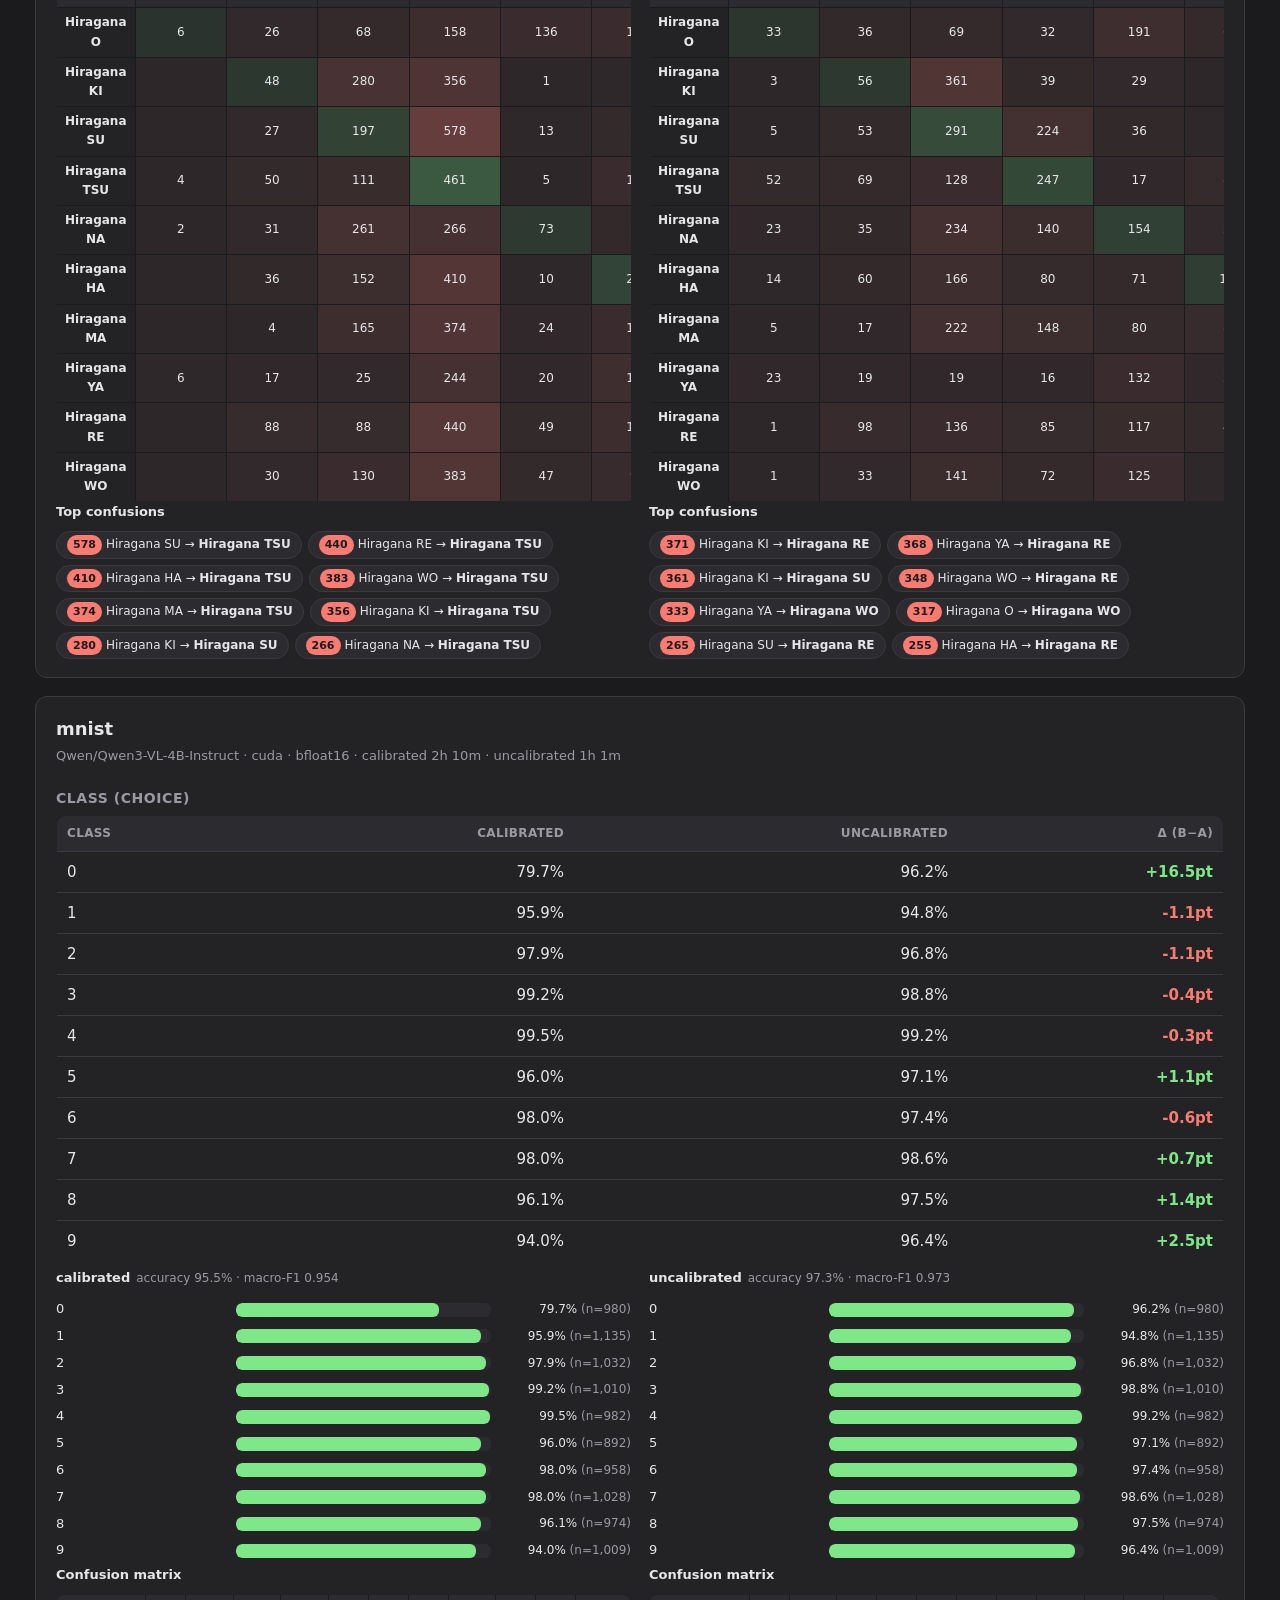
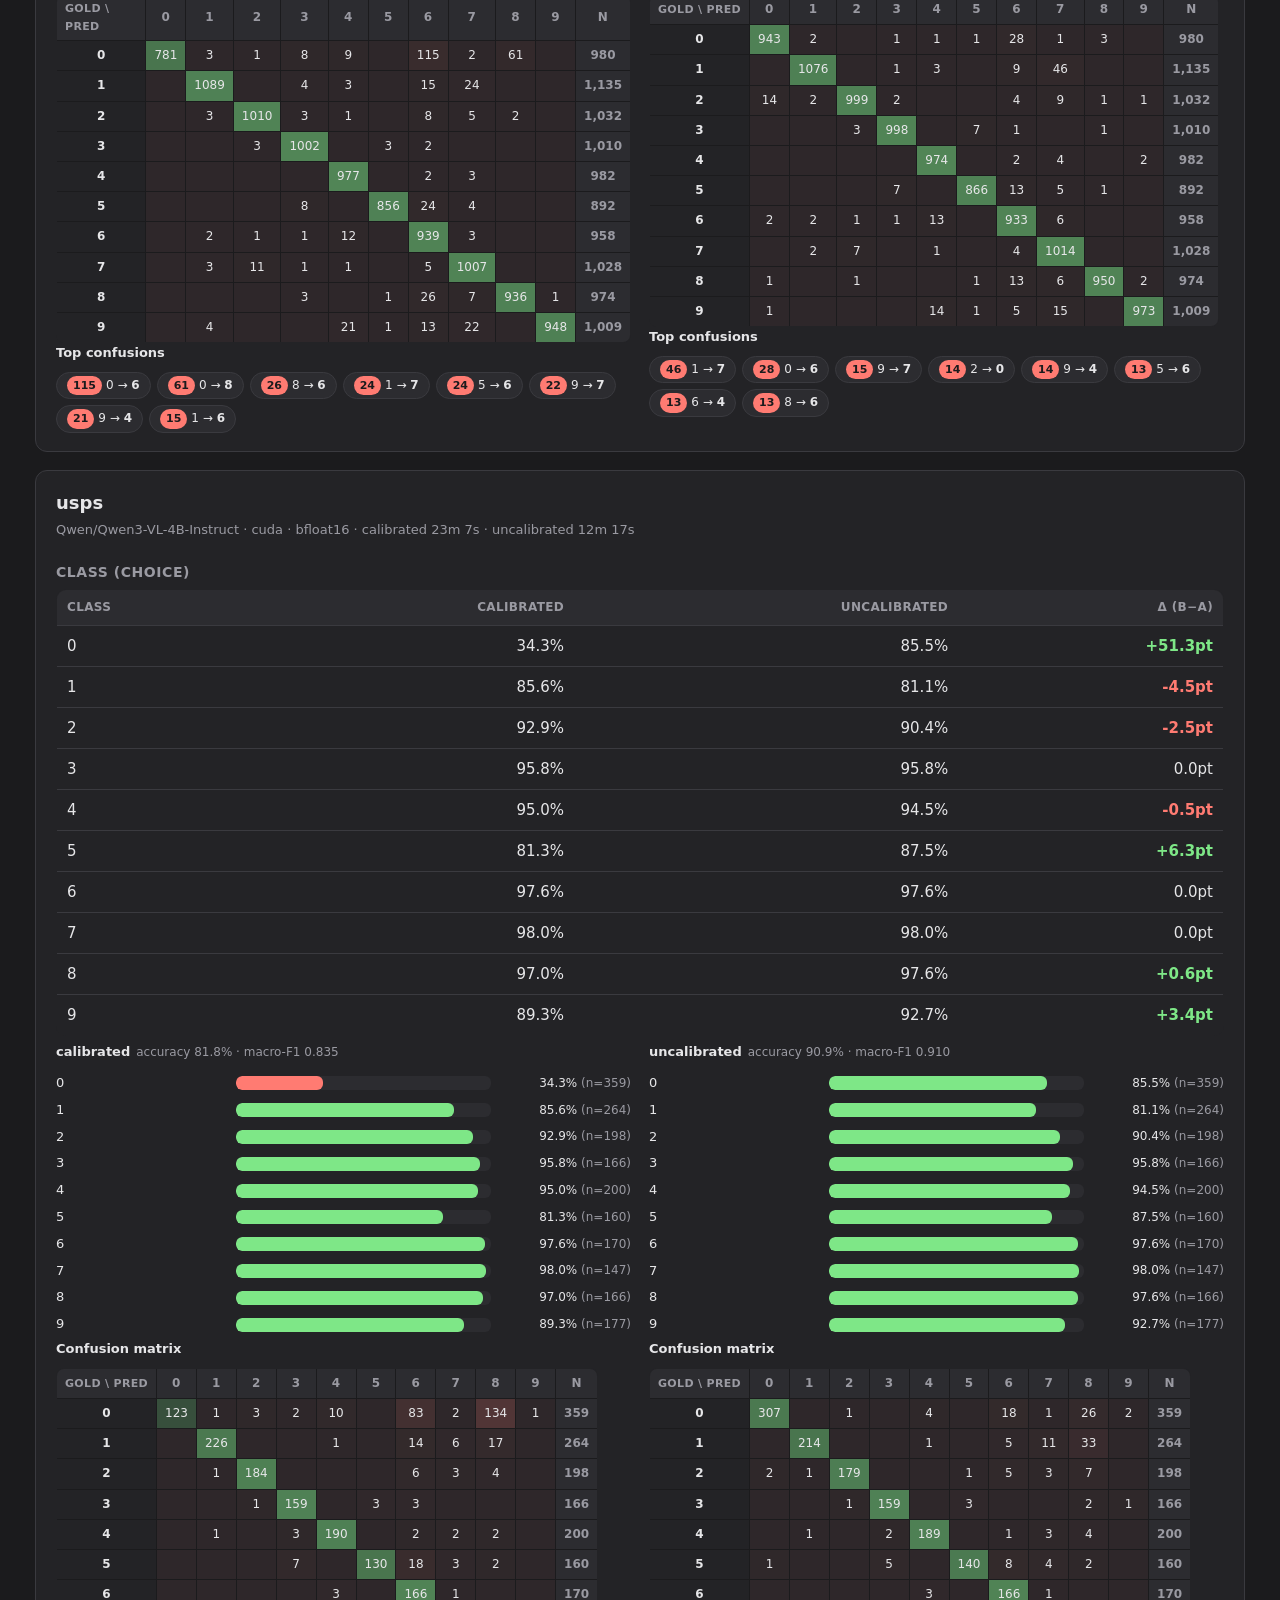
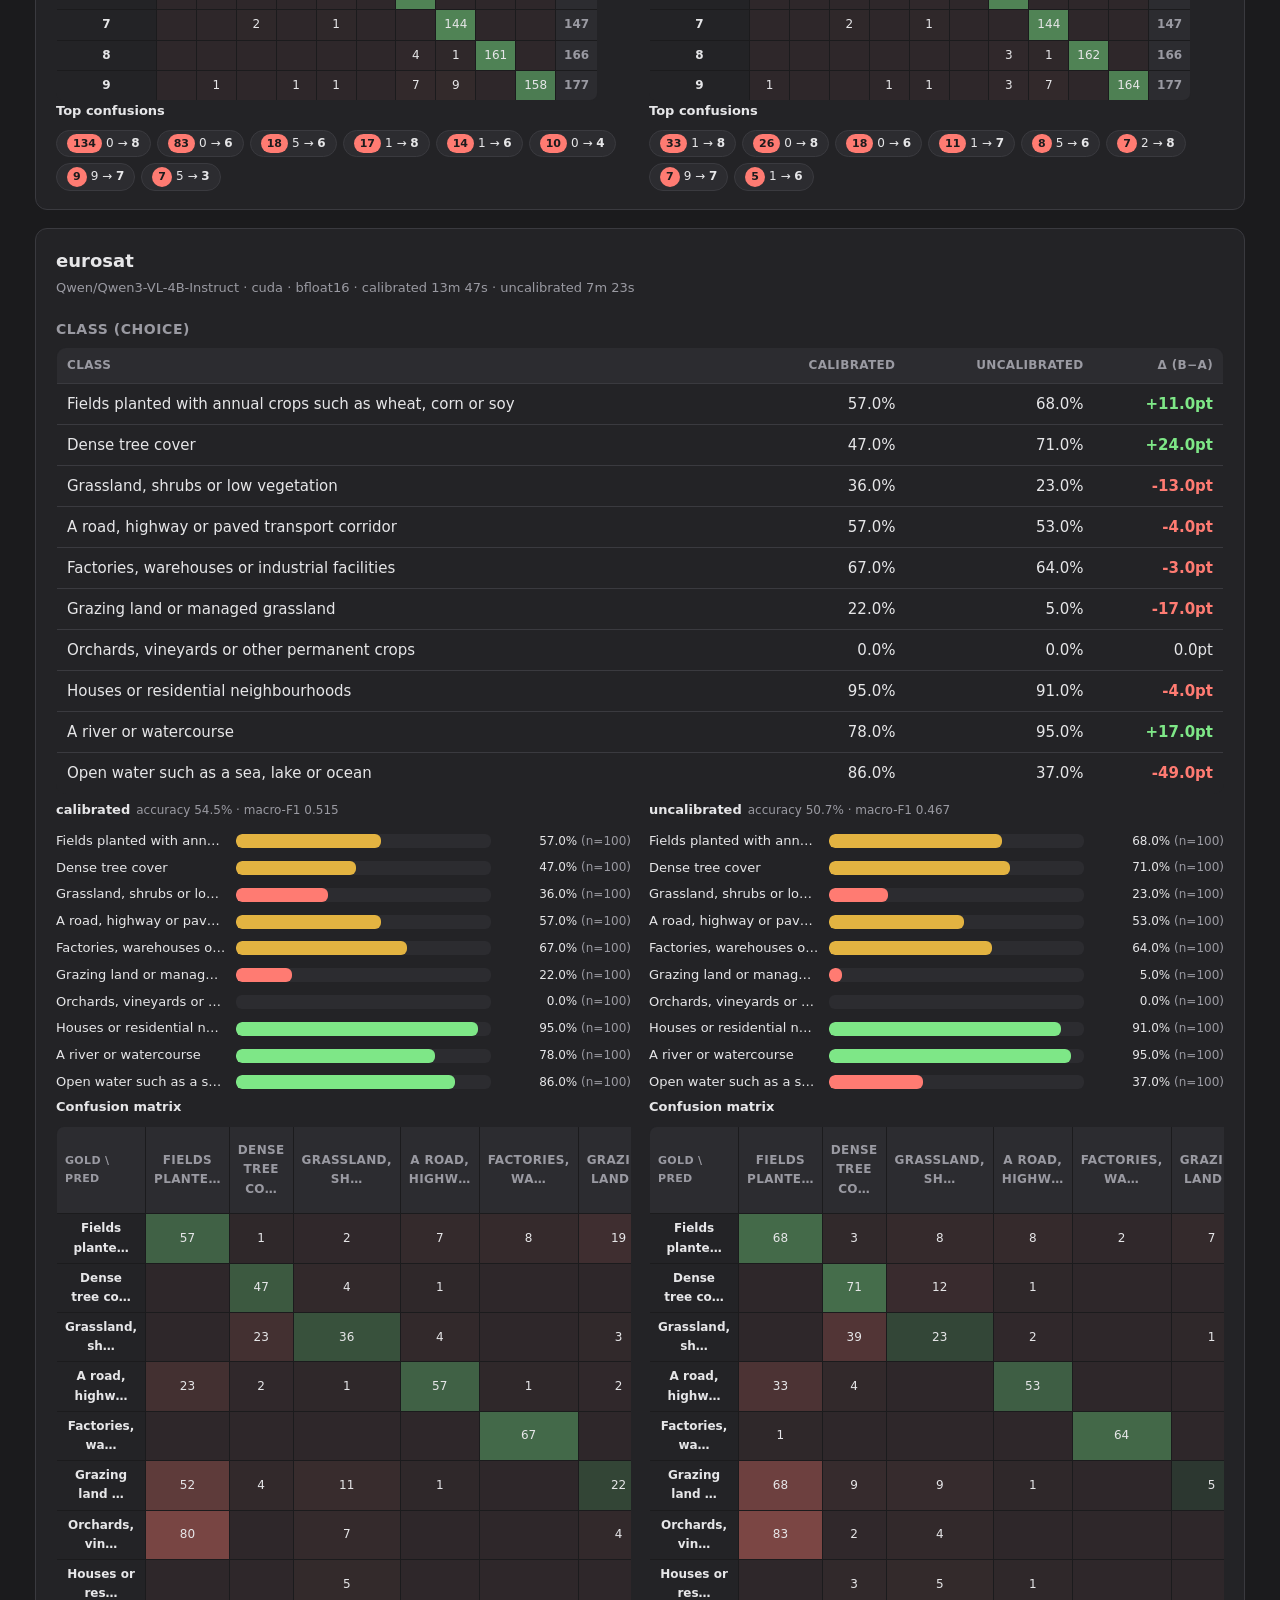
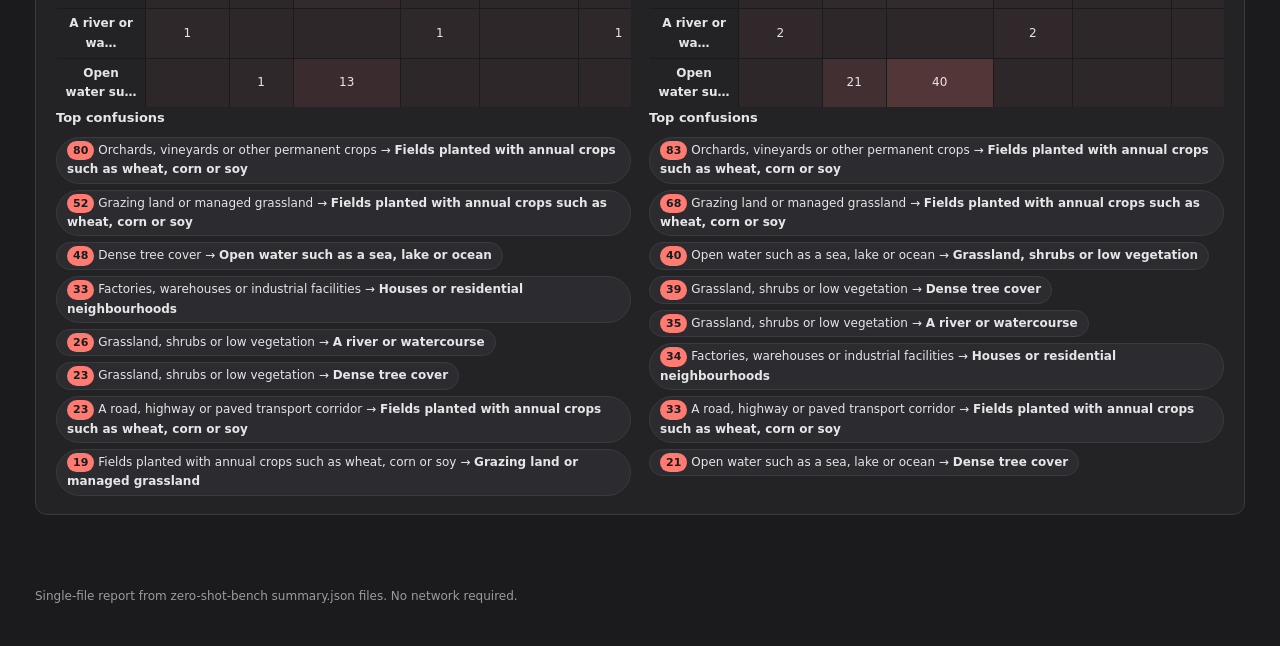
<file: docs/benchmark/index.html>
<!DOCTYPE html>
<html lang="en">
<head>
<meta charset="utf-8">
<meta name="viewport" content="width=device-width, initial-scale=1">
<title>zero-shot benchmark report</title>
<style>
  :root{
    --bg:#1b1b1d; --card:#232326; --panel-2:#2c2c30; --ink:#e6e6e8; --muted:#9a9aa2;
    --border:#3a3a3f; --accent:#8ab4f8; --good:#7ee787; --mid:#e3b341; --bad:#ff7b72;
  }
  *{box-sizing:border-box}
  body{margin:0;background:var(--bg);color:var(--ink);
    font:15px/1.6 ui-sans-serif,system-ui,-apple-system,"Segoe UI",Roboto,sans-serif}
  header{background:var(--card);border-bottom:1px solid var(--border);padding:28px 32px}
  header h1{margin:0 0 4px;font-size:22px}
  header p{margin:0;color:var(--muted);font-size:13px}
  main{max-width:1250px;margin:0 auto;padding:24px 20px 64px}
  h2{font-size:18px;margin:28px 0 12px}
  h3{font-size:14px;margin:20px 0 6px;color:var(--muted);text-transform:uppercase;letter-spacing:.04em}
  h4{font-size:13px;margin:0 0 6px}
  .cards{display:grid;grid-template-columns:repeat(auto-fit,minmax(150px,1fr));gap:12px}
  .card{background:var(--card);border:1px solid var(--border);border-radius:10px;padding:14px 16px}
  .card .k{font-size:12px;text-transform:uppercase;letter-spacing:.04em;color:var(--muted)}
  .card .v{font-size:22px;font-weight:600;margin-top:4px}
  .card .s{font-size:12px;color:var(--muted);margin-top:2px}
  table{border-collapse:collapse;width:100%;background:var(--card);border:1px solid var(--border);border-radius:10px;overflow:hidden}
  th,td{padding:8px 10px;text-align:right;border-bottom:1px solid var(--border);font-variant-numeric:tabular-nums}
  th:first-child,td:first-child{text-align:left}
  thead th{background:var(--panel-2);font-size:12px;color:var(--muted);text-transform:uppercase;letter-spacing:.03em}
  tbody tr:last-child td{border-bottom:none}
  tbody tr:hover{background:var(--panel-2)}
  td.pos{color:var(--good);font-weight:600}
  td.neg{color:var(--bad);font-weight:600}
  .dataset{background:var(--card);border:1px solid var(--border);border-radius:12px;padding:18px 20px;margin-top:18px}
  .dataset h2{margin:0 0 2px}
  .dataset .meta{color:var(--muted);font-size:13px;margin-bottom:6px}
  .bars{display:grid;gap:6px;margin:10px 0 4px}
  .bar-row{display:grid;grid-template-columns:170px 1fr 130px;align-items:center;gap:10px}
  .bar-label{font-size:13px;overflow:hidden;text-overflow:ellipsis;white-space:nowrap}
  .bar-track{background:var(--panel-2);border-radius:6px;height:14px;overflow:hidden}
  .bar-fill{height:100%;border-radius:6px}
  .bar-fill.good{background:var(--good)} .bar-fill.mid{background:var(--mid)} .bar-fill.bad{background:var(--bad)}
  .bar-val{font-size:12px;text-align:right;font-variant-numeric:tabular-nums}
  .muted{color:var(--muted)}
  .heatmap-wrap{overflow-x:auto;margin-top:8px}
  table.heatmap{width:auto;min-width:0;border-radius:8px}
  table.heatmap th,table.heatmap td{padding:5px 8px;text-align:center;font-size:12px;border:1px solid var(--bg)}
  table.heatmap thead th{color:var(--muted)}
  table.heatmap th.corner{background:var(--panel-2);font-size:11px;text-align:left}
  table.heatmap th.total{background:var(--panel-2);color:var(--muted)}
  table.heatmap td{min-width:34px}
  .confusions{margin:8px 0 0;padding-left:0;list-style:none;display:flex;flex-wrap:wrap;gap:6px}
  .confusions li{background:var(--panel-2);border:1px solid var(--border);border-radius:999px;padding:3px 10px;font-size:12px}
  .pill{display:inline-block;min-width:18px;text-align:center;border-radius:999px;color:#1b1b1d;font-size:11px;padding:1px 6px;margin-right:4px;font-weight:600}
  .pill.bad{background:var(--bad)}
  .run-grid{display:grid;grid-template-columns:repeat(auto-fit,minmax(430px,1fr));gap:18px;margin-top:6px}
  .run-col{min-width:0}
  .run-col h4 .tag{font-weight:400;color:var(--muted);font-size:12px;margin-left:6px}
  .legend{font-size:12px;color:var(--muted);margin-top:6px}
  .nav{margin:0 0 6px}
  .nav a{color:var(--accent);text-decoration:none;font-size:13px}
  .nav a:hover{text-decoration:underline}
  footer{max-width:1250px;margin:0 auto;padding:8px 20px 40px;color:var(--muted);font-size:12px}
</style>
</head>
<body>
<header>
  <p class="nav"><a href="../">← zero-shot notes</a></p>
  <h1>zero-shot benchmark report</h1>
  <p id="subtitle">Generated 2026-09-25 05:49 UTC</p>
</header>
<main>
  <section id="overview" class="cards"></section>

  <h2>Leaderboard</h2>
  <table id="leaderboard">
    <thead>
      <tr>
        <th>Dataset</th><th>Run</th><th>Question</th><th>N</th>
        <th>Accuracy</th><th>Macro-F1</th><th>Δ vs other</th><th>Errors</th>
      </tr>
    </thead>
    <tbody></tbody>
  </table>

  <div id="details"></div>
</main>
<footer>Single-file report from zero-shot-bench summary.json files. No network required.</footer>
<script>
const REPORTS = [{"created_at": "2026-09-24T19:02:17.685907+00:00", "dataset": {"path": "/home/ayues/project/zero-shot/benchmark/data/popular/fashion_mnist/data.csv", "examples": 10000, "evaluated": 10000, "errors": 0}, "model": {"id": "Qwen/Qwen3-VL-4B-Instruct", "source": "/home/ayues/project/zero-shot/models/qwen3-vl-4b-instruct", "from_disk": true, "device": "cuda", "dtype": "bfloat16", "quantized": false, "multimodal": true}, "settings": {"temperature": 1.0, "calibrate": true, "calibration_context": "N/A", "kv_cache": true, "max_image_pixels": null, "text_columns": ["text"], "text_separator": "\n\n", "state_key": null, "image_column": "image", "limit": null}, "label_map": {}, "label_columns": {"class": "label"}, "questions": {"class": {"type": "choice", "instructions": "Which type of clothing is shown in the image?", "criteria": {"t-shirt": "T-shirt/top", "trouser": "Trouser", "pullover": "Pullover", "dress": "Dress", "coat": "Coat", "sandal": "Sandal", "shirt": "Shirt", "sneaker": "Sneaker", "bag": "Bag", "ankle-boot": "Ankle boot"}}}, "metrics": {"class": {"type": "choice", "n": 10000, "accuracy": 0.8008, "macro_f1": 0.8002723327448555, "confusion": {"t-shirt": {"t-shirt": 651, "trouser": 0, "pullover": 50, "dress": 132, "coat": 2, "sandal": 0, "shirt": 161, "sneaker": 0, "bag": 4, "ankle-boot": 0}, "trouser": {"t-shirt": 0, "trouser": 986, "pullover": 1, "dress": 7, "coat": 1, "sandal": 0, "shirt": 5, "sneaker": 0, "bag": 0, "ankle-boot": 0}, "pullover": {"t-shirt": 10, "trouser": 1, "pullover": 931, "dress": 21, "coat": 26, "sandal": 0, "shirt": 10, "sneaker": 0, "bag": 1, "ankle-boot": 0}, "dress": {"t-shirt": 4, "trouser": 14, "pullover": 35, "dress": 817, "coat": 59, "sandal": 0, "shirt": 70, "sneaker": 0, "bag": 1, "ankle-boot": 0}, "coat": {"t-shirt": 0, "trouser": 2, "pullover": 284, "dress": 24, "coat": 643, "sandal": 0, "shirt": 47, "sneaker": 0, "bag": 0, "ankle-boot": 0}, "sandal": {"t-shirt": 3, "trouser": 0, "pullover": 3, "dress": 0, "coat": 11, "sandal": 834, "shirt": 81, "sneaker": 58, "bag": 1, "ankle-boot": 9}, "shirt": {"t-shirt": 103, "trouser": 10, "pullover": 253, "dress": 147, "coat": 91, "sandal": 0, "shirt": 394, "sneaker": 0, "bag": 2, "ankle-boot": 0}, "sneaker": {"t-shirt": 0, "trouser": 0, "pullover": 0, "dress": 0, "coat": 0, "sandal": 18, "shirt": 4, "sneaker": 971, "bag": 0, "ankle-boot": 7}, "bag": {"t-shirt": 1, "trouser": 2, "pullover": 21, "dress": 1, "coat": 5, "sandal": 2, "shirt": 87, "sneaker": 2, "bag": 879, "ankle-boot": 0}, "ankle-boot": {"t-shirt": 0, "trouser": 0, "pullover": 0, "dress": 0, "coat": 0, "sandal": 8, "shirt": 0, "sneaker": 90, "bag": 0, "ankle-boot": 902}}, "labels": ["t-shirt", "trouser", "pullover", "dress", "coat", "sandal", "shirt", "sneaker", "bag", "ankle-boot"], "unmatched_gold": 0, "errors": 0}}, "overall": {"questions": 1, "mean_accuracy": 0.8008, "mean_mae": null}, "timing": {"load_seconds": 45.74300926000069, "eval_seconds": 7423.798492524998, "seconds_per_example": 0.7423798492524999}, "output_dir": "/home/ayues/project/zero-shot/benchmark/data/popular/fashion_mnist/out", "name": "fashion_mnist", "run_dir": "out", "run": "calibrated"}, {"created_at": "2026-09-24T21:03:00.503911+00:00", "dataset": {"path": "/home/ayues/project/zero-shot/benchmark/data/popular/kmnist/data.csv", "examples": 10000, "evaluated": 10000, "errors": 0}, "model": {"id": "Qwen/Qwen3-VL-4B-Instruct", "source": "/home/ayues/project/zero-shot/models/qwen3-vl-4b-instruct", "from_disk": true, "device": "cuda", "dtype": "bfloat16", "quantized": false, "multimodal": true}, "settings": {"temperature": 1.0, "calibrate": true, "calibration_context": "N/A", "kv_cache": true, "max_image_pixels": null, "text_columns": ["text"], "text_separator": "\n\n", "state_key": null, "image_column": "image", "limit": null}, "label_map": {}, "label_columns": {"class": "label"}, "questions": {"class": {"type": "choice", "instructions": "Which hiragana character is written in the image?", "criteria": {"o": "Hiragana O", "ki": "Hiragana KI", "su": "Hiragana SU", "tsu": "Hiragana TSU", "na": "Hiragana NA", "ha": "Hiragana HA", "ma": "Hiragana MA", "ya": "Hiragana YA", "re": "Hiragana RE", "wo": "Hiragana WO"}}}, "metrics": {"class": {"type": "choice", "n": 10000, "accuracy": 0.1495, "macro_f1": 0.12875838931871525, "confusion": {"o": {"o": 6, "ki": 26, "su": 68, "tsu": 158, "na": 136, "ha": 135, "ma": 158, "ya": 65, "re": 61, "wo": 187}, "ki": {"o": 0, "ki": 48, "su": 280, "tsu": 356, "na": 1, "ha": 14, "ma": 102, "ya": 67, "re": 119, "wo": 13}, "su": {"o": 0, "ki": 27, "su": 197, "tsu": 578, "na": 13, "ha": 51, "ma": 31, "ya": 14, "re": 66, "wo": 23}, "tsu": {"o": 4, "ki": 50, "su": 111, "tsu": 461, "na": 5, "ha": 124, "ma": 187, "ya": 8, "re": 41, "wo": 9}, "na": {"o": 2, "ki": 31, "su": 261, "tsu": 266, "na": 73, "ha": 56, "ma": 153, "ya": 56, "re": 39, "wo": 63}, "ha": {"o": 0, "ki": 36, "su": 152, "tsu": 410, "na": 10, "ha": 211, "ma": 86, "ya": 69, "re": 7, "wo": 19}, "ma": {"o": 0, "ki": 4, "su": 165, "tsu": 374, "na": 24, "ha": 127, "ma": 219, "ya": 43, "re": 11, "wo": 33}, "ya": {"o": 6, "ki": 17, "su": 25, "tsu": 244, "na": 20, "ha": 190, "ma": 109, "ya": 160, "re": 142, "wo": 87}, "re": {"o": 0, "ki": 88, "su": 88, "tsu": 440, "na": 49, "ha": 159, "ma": 81, "ya": 36, "re": 54, "wo": 5}, "wo": {"o": 0, "ki": 30, "su": 130, "tsu": 383, "na": 47, "ha": 97, "ma": 52, "ya": 167, "re": 28, "wo": 66}}, "labels": ["o", "ki", "su", "tsu", "na", "ha", "ma", "ya", "re", "wo"], "unmatched_gold": 0, "errors": 0}}, "overall": {"questions": 1, "mean_accuracy": 0.1495, "mean_mae": null}, "timing": {"load_seconds": 18.66053190400271, "eval_seconds": 7222.971727321998, "seconds_per_example": 0.7222971727321997}, "output_dir": "/home/ayues/project/zero-shot/benchmark/data/popular/kmnist/out", "name": "kmnist", "run_dir": "out", "run": "calibrated"}, {"created_at": "2026-09-24T16:57:44.135736+00:00", "dataset": {"path": "/home/ayues/project/zero-shot/benchmark/data/popular/mnist/data.csv", "examples": 10000, "evaluated": 10000, "errors": 0}, "model": {"id": "Qwen/Qwen3-VL-4B-Instruct", "source": "/home/ayues/project/zero-shot/models/qwen3-vl-4b-instruct", "from_disk": true, "device": "cuda", "dtype": "bfloat16", "quantized": false, "multimodal": true}, "settings": {"temperature": 1.0, "calibrate": true, "calibration_context": "N/A", "kv_cache": true, "max_image_pixels": null, "text_columns": ["text"], "text_separator": "\n\n", "state_key": null, "image_column": "image", "limit": null}, "label_map": {}, "label_columns": {"class": "label"}, "questions": {"class": {"type": "choice", "instructions": "Which single digit (0-9) is written in this image?", "criteria": {"0": "", "1": "", "2": "", "3": "", "4": "", "5": "", "6": "", "7": "", "8": "", "9": ""}}}, "metrics": {"class": {"type": "choice", "n": 10000, "accuracy": 0.9545, "macro_f1": 0.9539557639580375, "confusion": {"0": {"0": 781, "1": 3, "2": 1, "3": 8, "4": 9, "5": 0, "6": 115, "7": 2, "8": 61, "9": 0}, "1": {"0": 0, "1": 1089, "2": 0, "3": 4, "4": 3, "5": 0, "6": 15, "7": 24, "8": 0, "9": 0}, "2": {"0": 0, "1": 3, "2": 1010, "3": 3, "4": 1, "5": 0, "6": 8, "7": 5, "8": 2, "9": 0}, "3": {"0": 0, "1": 0, "2": 3, "3": 1002, "4": 0, "5": 3, "6": 2, "7": 0, "8": 0, "9": 0}, "4": {"0": 0, "1": 0, "2": 0, "3": 0, "4": 977, "5": 0, "6": 2, "7": 3, "8": 0, "9": 0}, "5": {"0": 0, "1": 0, "2": 0, "3": 8, "4": 0, "5": 856, "6": 24, "7": 4, "8": 0, "9": 0}, "6": {"0": 0, "1": 2, "2": 1, "3": 1, "4": 12, "5": 0, "6": 939, "7": 3, "8": 0, "9": 0}, "7": {"0": 0, "1": 3, "2": 11, "3": 1, "4": 1, "5": 0, "6": 5, "7": 1007, "8": 0, "9": 0}, "8": {"0": 0, "1": 0, "2": 0, "3": 3, "4": 0, "5": 1, "6": 26, "7": 7, "8": 936, "9": 1}, "9": {"0": 0, "1": 4, "2": 0, "3": 0, "4": 21, "5": 1, "6": 13, "7": 22, "8": 0, "9": 948}}, "labels": ["0", "1", "2", "3", "4", "5", "6", "7", "8", "9"], "unmatched_gold": 0, "errors": 0}}, "overall": {"questions": 1, "mean_accuracy": 0.9545, "mean_mae": null}, "timing": {"load_seconds": 4.3006291080000665, "eval_seconds": 7846.954519002002, "seconds_per_example": 0.7846954519002002}, "output_dir": "/home/ayues/project/zero-shot/benchmark/data/popular/mnist/out", "name": "mnist", "run_dir": "out", "run": "calibrated"}, {"created_at": "2026-09-24T21:26:11.743957+00:00", "dataset": {"path": "/home/ayues/project/zero-shot/benchmark/data/popular/usps/data.csv", "examples": 2007, "evaluated": 2007, "errors": 0}, "model": {"id": "Qwen/Qwen3-VL-4B-Instruct", "source": "/home/ayues/project/zero-shot/models/qwen3-vl-4b-instruct", "from_disk": true, "device": "cuda", "dtype": "bfloat16", "quantized": false, "multimodal": true}, "settings": {"temperature": 1.0, "calibrate": true, "calibration_context": "N/A", "kv_cache": true, "max_image_pixels": null, "text_columns": ["text"], "text_separator": "\n\n", "state_key": null, "image_column": "image", "limit": null}, "label_map": {}, "label_columns": {"class": "label"}, "questions": {"class": {"type": "choice", "instructions": "Which single digit (0-9) is written in the image?", "criteria": {"0": "", "1": "", "2": "", "3": "", "4": "", "5": "", "6": "", "7": "", "8": "", "9": ""}}}, "metrics": {"class": {"type": "choice", "n": 2007, "accuracy": 0.8176382660687593, "macro_f1": 0.8348558573045868, "confusion": {"0": {"0": 123, "1": 1, "2": 3, "3": 2, "4": 10, "5": 0, "6": 83, "7": 2, "8": 134, "9": 1}, "1": {"0": 0, "1": 226, "2": 0, "3": 0, "4": 1, "5": 0, "6": 14, "7": 6, "8": 17, "9": 0}, "2": {"0": 0, "1": 1, "2": 184, "3": 0, "4": 0, "5": 0, "6": 6, "7": 3, "8": 4, "9": 0}, "3": {"0": 0, "1": 0, "2": 1, "3": 159, "4": 0, "5": 3, "6": 3, "7": 0, "8": 0, "9": 0}, "4": {"0": 0, "1": 1, "2": 0, "3": 3, "4": 190, "5": 0, "6": 2, "7": 2, "8": 2, "9": 0}, "5": {"0": 0, "1": 0, "2": 0, "3": 7, "4": 0, "5": 130, "6": 18, "7": 3, "8": 2, "9": 0}, "6": {"0": 0, "1": 0, "2": 0, "3": 0, "4": 3, "5": 0, "6": 166, "7": 1, "8": 0, "9": 0}, "7": {"0": 0, "1": 0, "2": 2, "3": 0, "4": 1, "5": 0, "6": 0, "7": 144, "8": 0, "9": 0}, "8": {"0": 0, "1": 0, "2": 0, "3": 0, "4": 0, "5": 0, "6": 4, "7": 1, "8": 161, "9": 0}, "9": {"0": 0, "1": 1, "2": 0, "3": 1, "4": 1, "5": 0, "6": 7, "7": 9, "8": 0, "9": 158}}, "labels": ["0", "1", "2", "3", "4", "5", "6", "7", "8", "9"], "unmatched_gold": 0, "errors": 0}}, "overall": {"questions": 1, "mean_accuracy": 0.8176382660687593, "mean_mae": null}, "timing": {"load_seconds": 3.6701482460048283, "eval_seconds": 1386.8287330730018, "seconds_per_example": 0.6909958809531648}, "output_dir": "/home/ayues/project/zero-shot/benchmark/data/popular/usps/out", "name": "usps", "run_dir": "out", "run": "calibrated"}, {"created_at": "2026-09-25T05:31:26.833168+00:00", "dataset": {"path": "benchmark/data/popular/eurosat/data.csv", "examples": 1000, "evaluated": 1000, "errors": 0}, "model": {"id": "Qwen/Qwen3-VL-4B-Instruct", "source": "/home/ayues/project/zero-shot/models/qwen3-vl-4b-instruct", "from_disk": true, "device": "cuda", "dtype": "bfloat16", "quantized": false, "multimodal": true}, "settings": {"temperature": 1.0, "calibrate": true, "calibration_context": "N/A", "kv_cache": true, "max_image_pixels": null, "text_columns": ["text"], "text_separator": "\n\n", "state_key": null, "image_column": "image", "limit": null}, "label_map": {}, "label_columns": {"class": "label"}, "questions": {"class": {"type": "choice", "instructions": "What kind of terrain or land use is shown in this satellite image?", "criteria": {"annual crop land": "Fields planted with annual crops such as wheat, corn or soy", "forest": "Dense tree cover", "herbaceous vegetation": "Grassland, shrubs or low vegetation", "highway or road": "A road, highway or paved transport corridor", "industrial buildings": "Factories, warehouses or industrial facilities", "pasture land": "Grazing land or managed grassland", "permanent crop land": "Orchards, vineyards or other permanent crops", "residential buildings": "Houses or residential neighbourhoods", "river": "A river or watercourse", "sea or lake": "Open water such as a sea, lake or ocean"}}}, "metrics": {"class": {"type": "choice", "n": 1000, "accuracy": 0.545, "macro_f1": 0.5148963031634517, "confusion": {"annual crop land": {"annual crop land": 57, "forest": 1, "herbaceous vegetation": 2, "highway or road": 7, "industrial buildings": 8, "pasture land": 19, "permanent crop land": 0, "residential buildings": 0, "river": 0, "sea or lake": 6}, "forest": {"annual crop land": 0, "forest": 47, "herbaceous vegetation": 4, "highway or road": 1, "industrial buildings": 0, "pasture land": 0, "permanent crop land": 0, "residential buildings": 0, "river": 0, "sea or lake": 48}, "herbaceous vegetation": {"annual crop land": 0, "forest": 23, "herbaceous vegetation": 36, "highway or road": 4, "industrial buildings": 0, "pasture land": 3, "permanent crop land": 0, "residential buildings": 0, "river": 26, "sea or lake": 8}, "highway or road": {"annual crop land": 23, "forest": 2, "herbaceous vegetation": 1, "highway or road": 57, "industrial buildings": 1, "pasture land": 2, "permanent crop land": 0, "residential buildings": 7, "river": 4, "sea or lake": 3}, "industrial buildings": {"annual crop land": 0, "forest": 0, "herbaceous vegetation": 0, "highway or road": 0, "industrial buildings": 67, "pasture land": 0, "permanent crop land": 0, "residential buildings": 33, "river": 0, "sea or lake": 0}, "pasture land": {"annual crop land": 52, "forest": 4, "herbaceous vegetation": 11, "highway or road": 1, "industrial buildings": 0, "pasture land": 22, "permanent crop land": 0, "residential buildings": 1, "river": 4, "sea or lake": 5}, "permanent crop land": {"annual crop land": 80, "forest": 0, "herbaceous vegetation": 7, "highway or road": 0, "industrial buildings": 0, "pasture land": 4, "permanent crop land": 0, "residential buildings": 3, "river": 6, "sea or lake": 0}, "residential buildings": {"annual crop land": 0, "forest": 0, "herbaceous vegetation": 5, "highway or road": 0, "industrial buildings": 0, "pasture land": 0, "permanent crop land": 0, "residential buildings": 95, "river": 0, "sea or lake": 0}, "river": {"annual crop land": 1, "forest": 0, "herbaceous vegetation": 0, "highway or road": 1, "industrial buildings": 0, "pasture land": 1, "permanent crop land": 0, "residential buildings": 1, "river": 78, "sea or lake": 18}, "sea or lake": {"annual crop land": 0, "forest": 1, "herbaceous vegetation": 13, "highway or road": 0, "industrial buildings": 0, "pasture land": 0, "permanent crop land": 0, "residential buildings": 0, "river": 0, "sea or lake": 86}}, "labels": ["annual crop land", "forest", "herbaceous vegetation", "highway or road", "industrial buildings", "pasture land", "permanent crop land", "residential buildings", "river", "sea or lake"], "unmatched_gold": 0, "errors": 0}}, "overall": {"questions": 1, "mean_accuracy": 0.545, "mean_mae": null}, "timing": {"load_seconds": 4.850908883003285, "eval_seconds": 827.1049046889966, "seconds_per_example": 0.8271049046889967}, "output_dir": "benchmark/data/popular/eurosat/out", "name": "eurosat", "run_dir": "out", "run": "calibrated"}, {"created_at": "2026-09-25T05:43:29.627240+00:00", "dataset": {"path": "benchmark/data/popular/eurosat/data.csv", "examples": 1000, "evaluated": 1000, "errors": 0}, "model": {"id": "Qwen/Qwen3-VL-4B-Instruct", "source": "/home/ayues/project/zero-shot/models/qwen3-vl-4b-instruct", "from_disk": true, "device": "cuda", "dtype": "bfloat16", "quantized": false, "multimodal": true}, "settings": {"temperature": 1.0, "calibrate": false, "calibration_context": "N/A", "kv_cache": true, "max_image_pixels": null, "text_columns": ["text"], "text_separator": "\n\n", "state_key": null, "image_column": "image", "limit": null}, "label_map": {}, "label_columns": {"class": "label"}, "questions": {"class": {"type": "choice", "instructions": "What kind of terrain or land use is shown in this satellite image?", "criteria": {"annual crop land": "Fields planted with annual crops such as wheat, corn or soy", "forest": "Dense tree cover", "herbaceous vegetation": "Grassland, shrubs or low vegetation", "highway or road": "A road, highway or paved transport corridor", "industrial buildings": "Factories, warehouses or industrial facilities", "pasture land": "Grazing land or managed grassland", "permanent crop land": "Orchards, vineyards or other permanent crops", "residential buildings": "Houses or residential neighbourhoods", "river": "A river or watercourse", "sea or lake": "Open water such as a sea, lake or ocean"}}}, "metrics": {"class": {"type": "choice", "n": 1000, "accuracy": 0.507, "macro_f1": 0.466727757024505, "confusion": {"annual crop land": {"annual crop land": 68, "forest": 3, "herbaceous vegetation": 8, "highway or road": 8, "industrial buildings": 2, "pasture land": 7, "permanent crop land": 0, "residential buildings": 0, "river": 3, "sea or lake": 1}, "forest": {"annual crop land": 0, "forest": 71, "herbaceous vegetation": 12, "highway or road": 1, "industrial buildings": 0, "pasture land": 0, "permanent crop land": 0, "residential buildings": 0, "river": 4, "sea or lake": 12}, "herbaceous vegetation": {"annual crop land": 0, "forest": 39, "herbaceous vegetation": 23, "highway or road": 2, "industrial buildings": 0, "pasture land": 1, "permanent crop land": 0, "residential buildings": 0, "river": 35, "sea or lake": 0}, "highway or road": {"annual crop land": 33, "forest": 4, "herbaceous vegetation": 0, "highway or road": 53, "industrial buildings": 0, "pasture land": 0, "permanent crop land": 0, "residential buildings": 3, "river": 6, "sea or lake": 1}, "industrial buildings": {"annual crop land": 1, "forest": 0, "herbaceous vegetation": 0, "highway or road": 0, "industrial buildings": 64, "pasture land": 0, "permanent crop land": 0, "residential buildings": 34, "river": 1, "sea or lake": 0}, "pasture land": {"annual crop land": 68, "forest": 9, "herbaceous vegetation": 9, "highway or road": 1, "industrial buildings": 0, "pasture land": 5, "permanent crop land": 0, "residential buildings": 0, "river": 8, "sea or lake": 0}, "permanent crop land": {"annual crop land": 83, "forest": 2, "herbaceous vegetation": 4, "highway or road": 0, "industrial buildings": 0, "pasture land": 0, "permanent crop land": 0, "residential buildings": 1, "river": 10, "sea or lake": 0}, "residential buildings": {"annual crop land": 0, "forest": 3, "herbaceous vegetation": 5, "highway or road": 1, "industrial buildings": 0, "pasture land": 0, "permanent crop land": 0, "residential buildings": 91, "river": 0, "sea or lake": 0}, "river": {"annual crop land": 2, "forest": 0, "herbaceous vegetation": 0, "highway or road": 2, "industrial buildings": 0, "pasture land": 0, "permanent crop land": 0, "residential buildings": 0, "river": 95, "sea or lake": 1}, "sea or lake": {"annual crop land": 0, "forest": 21, "herbaceous vegetation": 40, "highway or road": 0, "industrial buildings": 0, "pasture land": 0, "permanent crop land": 0, "residential buildings": 0, "river": 2, "sea or lake": 37}}, "labels": ["annual crop land", "forest", "herbaceous vegetation", "highway or road", "industrial buildings", "pasture land", "permanent crop land", "residential buildings", "river", "sea or lake"], "unmatched_gold": 0, "errors": 0}}, "overall": {"questions": 1, "mean_accuracy": 0.507, "mean_mae": null}, "timing": {"load_seconds": 4.658786300002248, "eval_seconds": 443.04061607900076, "seconds_per_example": 0.44304061607900075}, "output_dir": "benchmark/data/popular/eurosat/out-nocal", "name": "eurosat", "run_dir": "out-nocal", "run": "uncalibrated"}, {"created_at": "2026-09-25T02:34:12.720989+00:00", "dataset": {"path": "/home/ayues/project/zero-shot/benchmark/data/popular/fashion_mnist/data.csv", "examples": 10000, "evaluated": 10000, "errors": 0}, "model": {"id": "Qwen/Qwen3-VL-4B-Instruct", "source": "/home/ayues/project/zero-shot/models/qwen3-vl-4b-instruct", "from_disk": true, "device": "cuda", "dtype": "bfloat16", "quantized": false, "multimodal": true}, "settings": {"temperature": 1.0, "calibrate": false, "calibration_context": "N/A", "kv_cache": true, "max_image_pixels": null, "text_columns": ["text"], "text_separator": "\n\n", "state_key": null, "image_column": "image", "limit": null}, "label_map": {}, "label_columns": {"class": "label"}, "questions": {"class": {"type": "choice", "instructions": "Which type of clothing is shown in the image?", "criteria": {"t-shirt": "T-shirt/top", "trouser": "Trouser", "pullover": "Pullover", "dress": "Dress", "coat": "Coat", "sandal": "Sandal", "shirt": "Shirt", "sneaker": "Sneaker", "bag": "Bag", "ankle-boot": "Ankle boot"}}}, "metrics": {"class": {"type": "choice", "n": 10000, "accuracy": 0.7795, "macro_f1": 0.7794634136109871, "confusion": {"t-shirt": {"t-shirt": 761, "trouser": 0, "pullover": 31, "dress": 84, "coat": 1, "sandal": 0, "shirt": 122, "sneaker": 0, "bag": 1, "ankle-boot": 0}, "trouser": {"t-shirt": 1, "trouser": 982, "pullover": 1, "dress": 8, "coat": 0, "sandal": 0, "shirt": 8, "sneaker": 0, "bag": 0, "ankle-boot": 0}, "pullover": {"t-shirt": 20, "trouser": 1, "pullover": 934, "dress": 18, "coat": 16, "sandal": 0, "shirt": 11, "sneaker": 0, "bag": 0, "ankle-boot": 0}, "dress": {"t-shirt": 35, "trouser": 9, "pullover": 31, "dress": 802, "coat": 43, "sandal": 0, "shirt": 80, "sneaker": 0, "bag": 0, "ankle-boot": 0}, "coat": {"t-shirt": 7, "trouser": 0, "pullover": 370, "dress": 22, "coat": 511, "sandal": 0, "shirt": 90, "sneaker": 0, "bag": 0, "ankle-boot": 0}, "sandal": {"t-shirt": 89, "trouser": 0, "pullover": 2, "dress": 0, "coat": 0, "sandal": 781, "shirt": 36, "sneaker": 87, "bag": 0, "ankle-boot": 5}, "shirt": {"t-shirt": 192, "trouser": 6, "pullover": 243, "dress": 92, "coat": 40, "sandal": 0, "shirt": 426, "sneaker": 0, "bag": 1, "ankle-boot": 0}, "sneaker": {"t-shirt": 1, "trouser": 0, "pullover": 0, "dress": 0, "coat": 0, "sandal": 9, "shirt": 3, "sneaker": 983, "bag": 0, "ankle-boot": 4}, "bag": {"t-shirt": 121, "trouser": 1, "pullover": 19, "dress": 1, "coat": 0, "sandal": 0, "shirt": 88, "sneaker": 4, "bag": 766, "ankle-boot": 0}, "ankle-boot": {"t-shirt": 0, "trouser": 0, "pullover": 0, "dress": 0, "coat": 0, "sandal": 8, "shirt": 0, "sneaker": 143, "bag": 0, "ankle-boot": 849}}, "labels": ["t-shirt", "trouser", "pullover", "dress", "coat", "sandal", "shirt", "sneaker", "bag", "ankle-boot"], "unmatched_gold": 0, "errors": 0}}, "overall": {"questions": 1, "mean_accuracy": 0.7795, "mean_mae": null}, "timing": {"load_seconds": 4.740339263000351, "eval_seconds": 3956.718933994998, "seconds_per_example": 0.3956718933994998}, "output_dir": "/home/ayues/project/zero-shot/benchmark/data/popular/fashion_mnist/out-nocal", "name": "fashion_mnist", "run_dir": "out-nocal", "run": "uncalibrated"}, {"created_at": "2026-09-25T03:38:19.614732+00:00", "dataset": {"path": "/home/ayues/project/zero-shot/benchmark/data/popular/kmnist/data.csv", "examples": 10000, "evaluated": 10000, "errors": 0}, "model": {"id": "Qwen/Qwen3-VL-4B-Instruct", "source": "/home/ayues/project/zero-shot/models/qwen3-vl-4b-instruct", "from_disk": true, "device": "cuda", "dtype": "bfloat16", "quantized": false, "multimodal": true}, "settings": {"temperature": 1.0, "calibrate": false, "calibration_context": "N/A", "kv_cache": true, "max_image_pixels": null, "text_columns": ["text"], "text_separator": "\n\n", "state_key": null, "image_column": "image", "limit": null}, "label_map": {}, "label_columns": {"class": "label"}, "questions": {"class": {"type": "choice", "instructions": "Which hiragana character is written in the image?", "criteria": {"o": "Hiragana O", "ki": "Hiragana KI", "su": "Hiragana SU", "tsu": "Hiragana TSU", "na": "Hiragana NA", "ha": "Hiragana HA", "ma": "Hiragana MA", "ya": "Hiragana YA", "re": "Hiragana RE", "wo": "Hiragana WO"}}}, "metrics": {"class": {"type": "choice", "n": 10000, "accuracy": 0.1699, "macro_f1": 0.1530563942659137, "confusion": {"o": {"o": 33, "ki": 36, "su": 69, "tsu": 32, "na": 191, "ha": 69, "ma": 87, "ya": 25, "re": 141, "wo": 317}, "ki": {"o": 3, "ki": 56, "su": 361, "tsu": 39, "na": 29, "ha": 0, "ma": 43, "ya": 21, "re": 371, "wo": 77}, "su": {"o": 5, "ki": 53, "su": 291, "tsu": 224, "na": 36, "ha": 6, "ma": 10, "ya": 5, "re": 265, "wo": 105}, "tsu": {"o": 52, "ki": 69, "su": 128, "tsu": 247, "na": 17, "ha": 82, "ma": 129, "ya": 3, "re": 223, "wo": 50}, "na": {"o": 23, "ki": 35, "su": 234, "tsu": 140, "na": 154, "ha": 26, "ma": 70, "ya": 22, "re": 124, "wo": 172}, "ha": {"o": 14, "ki": 60, "su": 166, "tsu": 80, "na": 71, "ha": 127, "ma": 42, "ya": 27, "re": 255, "wo": 158}, "ma": {"o": 5, "ki": 17, "su": 222, "tsu": 148, "na": 80, "ha": 84, "ma": 118, "ya": 18, "re": 123, "wo": 185}, "ya": {"o": 23, "ki": 19, "su": 19, "tsu": 16, "na": 132, "ha": 23, "ma": 8, "ya": 59, "re": 368, "wo": 333}, "re": {"o": 1, "ki": 98, "su": 136, "tsu": 85, "na": 117, "ha": 48, "ma": 15, "ya": 4, "re": 439, "wo": 57}, "wo": {"o": 1, "ki": 33, "su": 141, "tsu": 72, "na": 125, "ha": 14, "ma": 2, "ya": 89, "re": 348, "wo": 175}}, "labels": ["o", "ki", "su", "tsu", "na", "ha", "ma", "ya", "re", "wo"], "unmatched_gold": 0, "errors": 0}}, "overall": {"questions": 1, "mean_accuracy": 0.1699, "mean_mae": null}, "timing": {"load_seconds": 3.8719869339984143, "eval_seconds": 3842.1482363920004, "seconds_per_example": 0.38421482363920006}, "output_dir": "/home/ayues/project/zero-shot/benchmark/data/popular/kmnist/out-nocal", "name": "kmnist", "run_dir": "out-nocal", "run": "uncalibrated"}, {"created_at": "2026-09-25T01:28:10.011584+00:00", "dataset": {"path": "/home/ayues/project/zero-shot/benchmark/data/popular/mnist/data.csv", "examples": 10000, "evaluated": 10000, "errors": 0}, "model": {"id": "Qwen/Qwen3-VL-4B-Instruct", "source": "/home/ayues/project/zero-shot/models/qwen3-vl-4b-instruct", "from_disk": true, "device": "cuda", "dtype": "bfloat16", "quantized": false, "multimodal": true}, "settings": {"temperature": 1.0, "calibrate": false, "calibration_context": "N/A", "kv_cache": true, "max_image_pixels": null, "text_columns": ["text"], "text_separator": "\n\n", "state_key": null, "image_column": "image", "limit": null}, "label_map": {}, "label_columns": {"class": "label"}, "questions": {"class": {"type": "choice", "instructions": "Which single digit (0-9) is written in this image?", "criteria": {"0": "", "1": "", "2": "", "3": "", "4": "", "5": "", "6": "", "7": "", "8": "", "9": ""}}}, "metrics": {"class": {"type": "choice", "n": 10000, "accuracy": 0.9726, "macro_f1": 0.9728437955637268, "confusion": {"0": {"0": 943, "1": 2, "2": 0, "3": 1, "4": 1, "5": 1, "6": 28, "7": 1, "8": 3, "9": 0}, "1": {"0": 0, "1": 1076, "2": 0, "3": 1, "4": 3, "5": 0, "6": 9, "7": 46, "8": 0, "9": 0}, "2": {"0": 14, "1": 2, "2": 999, "3": 2, "4": 0, "5": 0, "6": 4, "7": 9, "8": 1, "9": 1}, "3": {"0": 0, "1": 0, "2": 3, "3": 998, "4": 0, "5": 7, "6": 1, "7": 0, "8": 1, "9": 0}, "4": {"0": 0, "1": 0, "2": 0, "3": 0, "4": 974, "5": 0, "6": 2, "7": 4, "8": 0, "9": 2}, "5": {"0": 0, "1": 0, "2": 0, "3": 7, "4": 0, "5": 866, "6": 13, "7": 5, "8": 1, "9": 0}, "6": {"0": 2, "1": 2, "2": 1, "3": 1, "4": 13, "5": 0, "6": 933, "7": 6, "8": 0, "9": 0}, "7": {"0": 0, "1": 2, "2": 7, "3": 0, "4": 1, "5": 0, "6": 4, "7": 1014, "8": 0, "9": 0}, "8": {"0": 1, "1": 0, "2": 1, "3": 0, "4": 0, "5": 1, "6": 13, "7": 6, "8": 950, "9": 2}, "9": {"0": 1, "1": 0, "2": 0, "3": 0, "4": 14, "5": 1, "6": 5, "7": 15, "8": 0, "9": 973}}, "labels": ["0", "1", "2", "3", "4", "5", "6", "7", "8", "9"], "unmatched_gold": 0, "errors": 0}}, "overall": {"questions": 1, "mean_accuracy": 0.9726, "mean_mae": null}, "timing": {"load_seconds": 10.942215436996776, "eval_seconds": 3688.7259646250022, "seconds_per_example": 0.3688725964625002}, "output_dir": "/home/ayues/project/zero-shot/benchmark/data/popular/mnist/out-nocal", "name": "mnist", "run_dir": "out-nocal", "run": "uncalibrated"}, {"created_at": "2026-09-25T03:50:41.108599+00:00", "dataset": {"path": "/home/ayues/project/zero-shot/benchmark/data/popular/usps/data.csv", "examples": 2007, "evaluated": 2007, "errors": 0}, "model": {"id": "Qwen/Qwen3-VL-4B-Instruct", "source": "/home/ayues/project/zero-shot/models/qwen3-vl-4b-instruct", "from_disk": true, "device": "cuda", "dtype": "bfloat16", "quantized": false, "multimodal": true}, "settings": {"temperature": 1.0, "calibrate": false, "calibration_context": "N/A", "kv_cache": true, "max_image_pixels": null, "text_columns": ["text"], "text_separator": "\n\n", "state_key": null, "image_column": "image", "limit": null}, "label_map": {}, "label_columns": {"class": "label"}, "questions": {"class": {"type": "choice", "instructions": "Which single digit (0-9) is written in the image?", "criteria": {"0": "", "1": "", "2": "", "3": "", "4": "", "5": "", "6": "", "7": "", "8": "", "9": ""}}}, "metrics": {"class": {"type": "choice", "n": 2007, "accuracy": 0.9088191330343797, "macro_f1": 0.9100951035777964, "confusion": {"0": {"0": 307, "1": 0, "2": 1, "3": 0, "4": 4, "5": 0, "6": 18, "7": 1, "8": 26, "9": 2}, "1": {"0": 0, "1": 214, "2": 0, "3": 0, "4": 1, "5": 0, "6": 5, "7": 11, "8": 33, "9": 0}, "2": {"0": 2, "1": 1, "2": 179, "3": 0, "4": 0, "5": 1, "6": 5, "7": 3, "8": 7, "9": 0}, "3": {"0": 0, "1": 0, "2": 1, "3": 159, "4": 0, "5": 3, "6": 0, "7": 0, "8": 2, "9": 1}, "4": {"0": 0, "1": 1, "2": 0, "3": 2, "4": 189, "5": 0, "6": 1, "7": 3, "8": 4, "9": 0}, "5": {"0": 1, "1": 0, "2": 0, "3": 5, "4": 0, "5": 140, "6": 8, "7": 4, "8": 2, "9": 0}, "6": {"0": 0, "1": 0, "2": 0, "3": 0, "4": 3, "5": 0, "6": 166, "7": 1, "8": 0, "9": 0}, "7": {"0": 0, "1": 0, "2": 2, "3": 0, "4": 1, "5": 0, "6": 0, "7": 144, "8": 0, "9": 0}, "8": {"0": 0, "1": 0, "2": 0, "3": 0, "4": 0, "5": 0, "6": 3, "7": 1, "8": 162, "9": 0}, "9": {"0": 1, "1": 0, "2": 0, "3": 1, "4": 1, "5": 0, "6": 3, "7": 7, "8": 0, "9": 164}}, "labels": ["0", "1", "2", "3", "4", "5", "6", "7", "8", "9"], "unmatched_gold": 0, "errors": 0}}, "overall": {"questions": 1, "mean_accuracy": 0.9088191330343797, "mean_mae": null}, "timing": {"load_seconds": 3.627136043003702, "eval_seconds": 737.1412180860061, "seconds_per_example": 0.36728511115396417}, "output_dir": "/home/ayues/project/zero-shot/benchmark/data/popular/usps/out-nocal", "name": "usps", "run_dir": "out-nocal", "run": "uncalibrated"}];

const RUN_RANK = {calibrated: 0, uncalibrated: 1};
const esc = s => String(s).replace(/[&<>"']/g, c => (
  {"&":"&amp;","<":"&lt;",">":"&gt;",'"':"&quot;","'":"&#39;"}[c]));
const pct = x => x == null ? "—" : (x * 100).toFixed(1) + "%";
const num = x => x == null ? "—" : Math.round(x).toLocaleString();
const short = s => s.length > 14 ? s.slice(0, 13) + "…" : s;
const runKey = r => RUN_RANK[r] ?? 9;

function fmtDur(seconds) {
  if (seconds == null) return "—";
  const h = Math.floor(seconds / 3600);
  const m = Math.floor((seconds % 3600) / 60);
  if (h) return h + "h " + m + "m";
  const s = Math.round(seconds % 60);
  return m ? m + "m " + s + "s" : s + "s";
}

function displayNames(report) {
  const map = {};
  for (const spec of Object.values(report.questions || {})) {
    if (spec && spec.criteria && !Array.isArray(spec.criteria)) {
      for (const [key, value] of Object.entries(spec.criteria)) {
        if (value) map[key] = value;
      }
    }
  }
  return map;
}

function labelsOf(metric) {
  return metric.labels || Object.keys(metric.confusion || {});
}

function classAcc(metric, label) {
  const row = (metric.confusion || {})[label] || {};
  const total = Object.values(row).reduce((a, b) => a + b, 0);
  return total ? (row[label] || 0) / total : null;
}

function groupByDataset() {
  const groups = new Map();
  for (const report of REPORTS) {
    if (!groups.has(report.name)) groups.set(report.name, []);
    groups.get(report.name).push(report);
  }
  for (const runs of groups.values()) {
    runs.sort((a, b) => runKey(a.run) - runKey(b.run));
  }
  return groups;
}

function entryKey(dataset, question, run) {
  return dataset + "\u0000" + question + "\u0000" + run;
}

function deltaClass(delta) {
  if (delta == null) return "";
  return delta > 0.0005 ? "pos" : delta < -0.0005 ? "neg" : "";
}

function fmtDelta(delta) {
  if (delta == null) return "—";
  const pts = (delta * 100);
  const sign = pts > 0 ? "+" : "";
  return sign + pts.toFixed(1) + "pt";
}

function barsHTML(metric, names) {
  const rows = labelsOf(metric).map(label => {
    const row = (metric.confusion || {})[label] || {};
    const total = Object.values(row).reduce((a, b) => a + b, 0);
    return {label, total, acc: classAcc(metric, label)};
  });
  if (!rows.length) return '<p class="muted">No per-class data.</p>';
  return '<div class="bars">' + rows.map(r => {
    const a = r.acc == null ? 0 : r.acc;
    const cls = a >= 0.75 ? "good" : a >= 0.4 ? "mid" : "bad";
    const name = names[r.label] || r.label;
    return '<div class="bar-row">' +
      '<div class="bar-label" title="' + esc(r.label) + '">' + esc(name) + '</div>' +
      '<div class="bar-track"><div class="bar-fill ' + cls + '" style="width:' +
        (a * 100).toFixed(1) + '%"></div></div>' +
      '<div class="bar-val">' + pct(r.acc) +
        ' <span class="muted">(n=' + num(r.total) + ')</span></div>' +
      '</div>';
  }).join('') + '</div>';
}

function heatmapHTML(metric, names) {
  const labels = labelsOf(metric);
  const rows = metric.confusion || {};
  if (!labels.length) return '';
  const head = '<tr><th class="corner">gold \\ pred</th>' +
    labels.map(l => '<th title="' + esc(l) + '">' + esc(short(names[l] || l)) + '</th>').join('') +
    '<th class="total">n</th></tr>';
  const body = labels.map(gold => {
    const row = rows[gold] || {};
    const total = Object.values(row).reduce((a, b) => a + b, 0);
    const cells = labels.map(pred => {
      const count = row[pred] || 0;
      const frac = total ? count / total : 0;
      const diag = pred === gold;
      const alpha = (diag ? 0.08 + 0.42 * frac : 0.05 + 0.42 * frac).toFixed(3);
      const color = diag ? "rgba(126,231,135," + alpha + ")" : "rgba(255,123,114," + alpha + ")";
      const tip = "gold " + (names[gold] || gold) + " → pred " +
        (names[pred] || pred) + ": " + count;
      return '<td style="background:' + color + '" title="' + esc(tip) + '">' +
        (count || '') + '</td>';
    }).join('');
    return '<tr><th title="' + esc(gold) + '">' + esc(short(names[gold] || gold)) +
      '</th>' + cells + '<th class="total">' + num(total) + '</th></tr>';
  }).join('');
  return '<div class="heatmap-wrap"><table class="heatmap">' +
    '<thead>' + head + '</thead><tbody>' + body + '</tbody></table></div>';
}

function confusionsHTML(metric, names) {
  const rows = metric.confusion || {};
  const items = [];
  for (const gold of Object.keys(rows)) {
    for (const [pred, count] of Object.entries(rows[gold])) {
      if (pred !== gold && count > 0) items.push([gold, pred, count]);
    }
  }
  items.sort((a, b) => b[2] - a[2]);
  if (!items.length) return '<p class="muted">No misclassifications.</p>';
  return '<ul class="confusions">' + items.slice(0, 8).map(([g, p, c]) =>
    '<li><span class="pill bad">' + c + '</span>' +
    esc(names[g] || g) + ' → <strong>' + esc(names[p] || p) + '</strong></li>'
  ).join('') + '</ul>';
}

function allEntries() {
  const out = [];
  for (const report of REPORTS) {
    for (const [question, metric] of Object.entries(report.metrics || {})) {
      out.push({dataset: report.name, run: report.run, question, metric, report});
    }
  }
  return out;
}

function renderOverview() {
  const entries = allEntries();
  const runLabels = [...new Set(REPORTS.map(r => r.run))].sort((a, b) => runKey(a) - runKey(b));
  const examples = new Map();
  for (const report of REPORTS) {
    const prev = examples.get(report.name) || 0;
    examples.set(report.name, Math.max(prev, (report.dataset && report.dataset.examples) || 0));
  }
  const totalExamples = [...examples.values()].reduce((a, b) => a + b, 0);
  const totalEval = REPORTS.reduce((a, r) => a + ((r.timing && r.timing.eval_seconds) || 0), 0);
  const models = [...new Set(REPORTS.map(r => (r.model && r.model.id) || "?"))];

  const cards = [
    ["Datasets", REPORTS.length ? examples.size : 0],
    ["Runs", runLabels.length, runLabels.join(", ")],
    ["Examples / run", num(totalExamples)],
  ];
  for (const label of runLabels) {
    const accs = entries
      .filter(e => e.run === label && e.metric.type !== "score" && e.metric.accuracy != null)
      .map(e => e.metric.accuracy);
    const mean = accs.length ? accs.reduce((a, b) => a + b, 0) / accs.length : null;
    cards.push([label + " mean acc", mean == null ? "—" : pct(mean)]);
  }
  cards.push(["Total eval time", fmtDur(totalEval)]);

  document.getElementById("overview").innerHTML = cards.map(([k, v, s]) =>
    '<div class="card"><div class="k">' + esc(k) + '</div>' +
    '<div class="v">' + esc(v) + '</div>' +
    (s ? '<div class="s">' + esc(s) + '</div>' : '') + '</div>'
  ).join('');

  if (models.length) {
    const devices = [...new Set(REPORTS.map(r => (r.model && r.model.device) || "?"))];
    const dtypes = [...new Set(REPORTS.map(r => (r.model && r.model.dtype) || "?"))];
    document.getElementById("subtitle").textContent =
      "Generated 2026-09-25 05:49 UTC · " + models.join(", ") + " · " +
      devices.join("/") + " · " + dtypes.join("/");
  }
}

function renderLeaderboard() {
  const entries = allEntries();
  const index = new Map();
  for (const e of entries) index.set(entryKey(e.dataset, e.question, e.run), e);

  const rows = entries.slice().sort((a, b) => {
    if (a.dataset !== b.dataset) return a.dataset.localeCompare(b.dataset);
    if (a.question !== b.question) return a.question.localeCompare(b.question);
    return runKey(a.run) - runKey(b.run);
  });

  document.querySelector("#leaderboard tbody").innerHTML = rows.map(e => {
    const m = e.metric;
    const acc = m.type === "score" ? ("MAE " + (m.mae == null ? "—" : m.mae.toFixed(3))) : pct(m.accuracy);
    const f1 = m.type === "score" ? "—" : (m.macro_f1 == null ? "—" : m.macro_f1.toFixed(3));
    const n = m.n != null ? m.n : ((e.report.dataset && e.report.dataset.evaluated) || 0);
    const errs = (m.errors || 0) + (e.report.dataset ? (e.report.dataset.errors || 0) : 0);
    // Delta against the other run of the same dataset+question, when there is one.
    const peers = rows.filter(o => o.dataset === e.dataset && o.question === e.question && o.run !== e.run);
    let delta = null;
    if (peers.length === 1 && m.type !== "score" && peers[0].metric.type !== "score") {
      delta = m.accuracy - peers[0].metric.accuracy;
    }
    const dCell = delta == null ? '<td class="muted">—</td>'
      : '<td class="' + deltaClass(delta) + '">' + esc(fmtDelta(delta)) + '</td>';
    return '<tr>' +
      '<td>' + esc(e.dataset) + '</td>' +
      '<td><a href="#ds-' + esc(e.dataset) + '">' + esc(e.run) + '</a></td>' +
      '<td>' + esc(e.question) + '</td>' +
      '<td>' + num(n) + '</td>' +
      '<td><strong>' + esc(acc) + '</strong></td>' +
      '<td>' + esc(f1) + '</td>' + dCell +
      '<td>' + num(errs) + '</td></tr>';
  }).join('');
}

function comparisonTable(runs, question, names) {
  const labelSet = new Set();
  for (const run of runs) labelsOf(run.metrics[question]).forEach(l => labelSet.add(l));
  const labels = [...labelSet];
  const head = '<tr><th>class</th>' +
    runs.map(r => '<th>' + esc(r.run) + '</th>').join('') +
    (runs.length === 2 ? '<th>Δ (B−A)</th>' : '') + '</tr>';
  const body = labels.map(label => {
    const cells = runs.map(r => classAcc(r.metrics[question], label));
    const delta = cells.length === 2 && cells[0] != null && cells[1] != null
      ? cells[1] - cells[0] : null;
    return '<tr><td>' + esc(names[label] || label) + '</td>' +
      cells.map(c => '<td>' + pct(c) + '</td>').join('') +
      (runs.length === 2 ? '<td class="' + deltaClass(delta) + '">' + esc(fmtDelta(delta)) + '</td>' : '') +
      '</tr>';
  }).join('');
  return '<table>' + '<thead>' + head + '</thead><tbody>' + body + '</tbody></table>';
}

function renderDetails() {
  const groups = groupByDataset();
  const html = [...groups.entries()].map(([dataset, runs]) => {
    const names = displayNames(runs[0]);
    const model = runs[0].model || {};
    const meta = [
      (model.id || "") + (model.device ? " · " + model.device : "") +
        (model.dtype ? " · " + model.dtype : ""),
      runs.map(r => r.run + " " + fmtDur(r.timing && r.timing.eval_seconds)).join(" · "),
    ].filter(Boolean).join(" · ");

    const questions = Object.keys(runs[0].metrics || {}).map(question => {
      const first = runs[0].metrics[question];
      if (first.type === "score") {
        return '<h3>' + esc(question) + ' (score)</h3>' + comparisonTable(runs, question, names);
      }
      const perRun = runs.map(r => {
        const m = r.metrics[question];
        return '<div class="run-col"><h4>' + esc(r.run) +
          '<span class="tag">accuracy ' + pct(m.accuracy) + ' · macro-F1 ' +
          (m.macro_f1 == null ? "—" : m.macro_f1.toFixed(3)) + '</span></h4>' +
          barsHTML(m, names) +
          '<h4>Confusion matrix</h4>' + heatmapHTML(m, names) +
          '<h4>Top confusions</h4>' + confusionsHTML(m, names) + '</div>';
      }).join('');
      return '<h3>' + esc(question) + ' (' + esc(first.type) + ')</h3>' +
        comparisonTable(runs, question, names) +
        '<div class="run-grid">' + perRun + '</div>';
    }).join('');

    return '<div class="dataset" id="ds-' + esc(dataset) + '">' +
      '<h2>' + esc(dataset) + '</h2>' +
      '<div class="meta">' + esc(meta) + '</div>' + questions + '</div>';
  }).join('');
  document.getElementById("details").innerHTML = html;
}

renderOverview();
renderLeaderboard();
renderDetails();
</script>
</body>
</html>
</file>
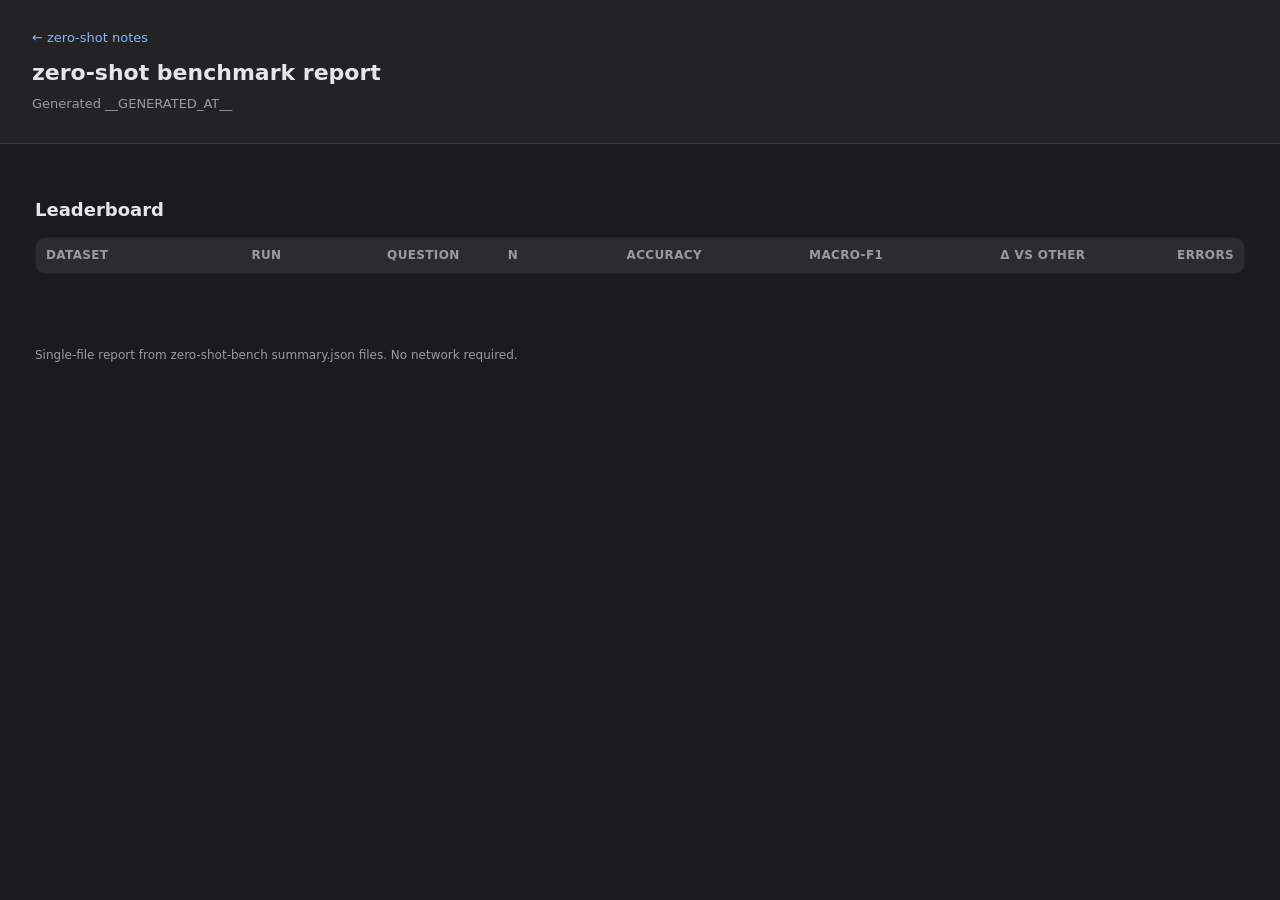
<file: benchmark/report_template.html>
<!DOCTYPE html>
<html lang="en">
<head>
<meta charset="utf-8">
<meta name="viewport" content="width=device-width, initial-scale=1">
<title>zero-shot benchmark report</title>
<style>
  :root{
    --bg:#1b1b1d; --card:#232326; --panel-2:#2c2c30; --ink:#e6e6e8; --muted:#9a9aa2;
    --border:#3a3a3f; --accent:#8ab4f8; --good:#7ee787; --mid:#e3b341; --bad:#ff7b72;
  }
  *{box-sizing:border-box}
  body{margin:0;background:var(--bg);color:var(--ink);
    font:15px/1.6 ui-sans-serif,system-ui,-apple-system,"Segoe UI",Roboto,sans-serif}
  header{background:var(--card);border-bottom:1px solid var(--border);padding:28px 32px}
  header h1{margin:0 0 4px;font-size:22px}
  header p{margin:0;color:var(--muted);font-size:13px}
  main{max-width:1250px;margin:0 auto;padding:24px 20px 64px}
  h2{font-size:18px;margin:28px 0 12px}
  h3{font-size:14px;margin:20px 0 6px;color:var(--muted);text-transform:uppercase;letter-spacing:.04em}
  h4{font-size:13px;margin:0 0 6px}
  .cards{display:grid;grid-template-columns:repeat(auto-fit,minmax(150px,1fr));gap:12px}
  .card{background:var(--card);border:1px solid var(--border);border-radius:10px;padding:14px 16px}
  .card .k{font-size:12px;text-transform:uppercase;letter-spacing:.04em;color:var(--muted)}
  .card .v{font-size:22px;font-weight:600;margin-top:4px}
  .card .s{font-size:12px;color:var(--muted);margin-top:2px}
  table{border-collapse:collapse;width:100%;background:var(--card);border:1px solid var(--border);border-radius:10px;overflow:hidden}
  th,td{padding:8px 10px;text-align:right;border-bottom:1px solid var(--border);font-variant-numeric:tabular-nums}
  th:first-child,td:first-child{text-align:left}
  thead th{background:var(--panel-2);font-size:12px;color:var(--muted);text-transform:uppercase;letter-spacing:.03em}
  tbody tr:last-child td{border-bottom:none}
  tbody tr:hover{background:var(--panel-2)}
  td.pos{color:var(--good);font-weight:600}
  td.neg{color:var(--bad);font-weight:600}
  .dataset{background:var(--card);border:1px solid var(--border);border-radius:12px;padding:18px 20px;margin-top:18px}
  .dataset h2{margin:0 0 2px}
  .dataset .meta{color:var(--muted);font-size:13px;margin-bottom:6px}
  .bars{display:grid;gap:6px;margin:10px 0 4px}
  .bar-row{display:grid;grid-template-columns:170px 1fr 130px;align-items:center;gap:10px}
  .bar-label{font-size:13px;overflow:hidden;text-overflow:ellipsis;white-space:nowrap}
  .bar-track{background:var(--panel-2);border-radius:6px;height:14px;overflow:hidden}
  .bar-fill{height:100%;border-radius:6px}
  .bar-fill.good{background:var(--good)} .bar-fill.mid{background:var(--mid)} .bar-fill.bad{background:var(--bad)}
  .bar-val{font-size:12px;text-align:right;font-variant-numeric:tabular-nums}
  .muted{color:var(--muted)}
  .heatmap-wrap{overflow-x:auto;margin-top:8px}
  table.heatmap{width:auto;min-width:0;border-radius:8px}
  table.heatmap th,table.heatmap td{padding:5px 8px;text-align:center;font-size:12px;border:1px solid var(--bg)}
  table.heatmap thead th{color:var(--muted)}
  table.heatmap th.corner{background:var(--panel-2);font-size:11px;text-align:left}
  table.heatmap th.total{background:var(--panel-2);color:var(--muted)}
  table.heatmap td{min-width:34px}
  .confusions{margin:8px 0 0;padding-left:0;list-style:none;display:flex;flex-wrap:wrap;gap:6px}
  .confusions li{background:var(--panel-2);border:1px solid var(--border);border-radius:999px;padding:3px 10px;font-size:12px}
  .pill{display:inline-block;min-width:18px;text-align:center;border-radius:999px;color:#1b1b1d;font-size:11px;padding:1px 6px;margin-right:4px;font-weight:600}
  .pill.bad{background:var(--bad)}
  .run-grid{display:grid;grid-template-columns:repeat(auto-fit,minmax(430px,1fr));gap:18px;margin-top:6px}
  .run-col{min-width:0}
  .run-col h4 .tag{font-weight:400;color:var(--muted);font-size:12px;margin-left:6px}
  .legend{font-size:12px;color:var(--muted);margin-top:6px}
  .nav{margin:0 0 6px}
  .nav a{color:var(--accent);text-decoration:none;font-size:13px}
  .nav a:hover{text-decoration:underline}
  footer{max-width:1250px;margin:0 auto;padding:8px 20px 40px;color:var(--muted);font-size:12px}
</style>
</head>
<body>
<header>
  <p class="nav"><a href="../">← zero-shot notes</a></p>
  <h1>zero-shot benchmark report</h1>
  <p id="subtitle">Generated __GENERATED_AT__</p>
</header>
<main>
  <section id="overview" class="cards"></section>

  <h2>Leaderboard</h2>
  <table id="leaderboard">
    <thead>
      <tr>
        <th>Dataset</th><th>Run</th><th>Question</th><th>N</th>
        <th>Accuracy</th><th>Macro-F1</th><th>Δ vs other</th><th>Errors</th>
      </tr>
    </thead>
    <tbody></tbody>
  </table>

  <div id="details"></div>
</main>
<footer>Single-file report from zero-shot-bench summary.json files. No network required.</footer>
<script>
const REPORTS = __REPORT_DATA__;

const RUN_RANK = {calibrated: 0, uncalibrated: 1};
const esc = s => String(s).replace(/[&<>"']/g, c => (
  {"&":"&amp;","<":"&lt;",">":"&gt;",'"':"&quot;","'":"&#39;"}[c]));
const pct = x => x == null ? "—" : (x * 100).toFixed(1) + "%";
const num = x => x == null ? "—" : Math.round(x).toLocaleString();
const short = s => s.length > 14 ? s.slice(0, 13) + "…" : s;
const runKey = r => RUN_RANK[r] ?? 9;

function fmtDur(seconds) {
  if (seconds == null) return "—";
  const h = Math.floor(seconds / 3600);
  const m = Math.floor((seconds % 3600) / 60);
  if (h) return h + "h " + m + "m";
  const s = Math.round(seconds % 60);
  return m ? m + "m " + s + "s" : s + "s";
}

function displayNames(report) {
  const map = {};
  for (const spec of Object.values(report.questions || {})) {
    if (spec && spec.criteria && !Array.isArray(spec.criteria)) {
      for (const [key, value] of Object.entries(spec.criteria)) {
        if (value) map[key] = value;
      }
    }
  }
  return map;
}

function labelsOf(metric) {
  return metric.labels || Object.keys(metric.confusion || {});
}

function classAcc(metric, label) {
  const row = (metric.confusion || {})[label] || {};
  const total = Object.values(row).reduce((a, b) => a + b, 0);
  return total ? (row[label] || 0) / total : null;
}

function groupByDataset() {
  const groups = new Map();
  for (const report of REPORTS) {
    if (!groups.has(report.name)) groups.set(report.name, []);
    groups.get(report.name).push(report);
  }
  for (const runs of groups.values()) {
    runs.sort((a, b) => runKey(a.run) - runKey(b.run));
  }
  return groups;
}

function entryKey(dataset, question, run) {
  return dataset + "\u0000" + question + "\u0000" + run;
}

function deltaClass(delta) {
  if (delta == null) return "";
  return delta > 0.0005 ? "pos" : delta < -0.0005 ? "neg" : "";
}

function fmtDelta(delta) {
  if (delta == null) return "—";
  const pts = (delta * 100);
  const sign = pts > 0 ? "+" : "";
  return sign + pts.toFixed(1) + "pt";
}

function barsHTML(metric, names) {
  const rows = labelsOf(metric).map(label => {
    const row = (metric.confusion || {})[label] || {};
    const total = Object.values(row).reduce((a, b) => a + b, 0);
    return {label, total, acc: classAcc(metric, label)};
  });
  if (!rows.length) return '<p class="muted">No per-class data.</p>';
  return '<div class="bars">' + rows.map(r => {
    const a = r.acc == null ? 0 : r.acc;
    const cls = a >= 0.75 ? "good" : a >= 0.4 ? "mid" : "bad";
    const name = names[r.label] || r.label;
    return '<div class="bar-row">' +
      '<div class="bar-label" title="' + esc(r.label) + '">' + esc(name) + '</div>' +
      '<div class="bar-track"><div class="bar-fill ' + cls + '" style="width:' +
        (a * 100).toFixed(1) + '%"></div></div>' +
      '<div class="bar-val">' + pct(r.acc) +
        ' <span class="muted">(n=' + num(r.total) + ')</span></div>' +
      '</div>';
  }).join('') + '</div>';
}

function heatmapHTML(metric, names) {
  const labels = labelsOf(metric);
  const rows = metric.confusion || {};
  if (!labels.length) return '';
  const head = '<tr><th class="corner">gold \\ pred</th>' +
    labels.map(l => '<th title="' + esc(l) + '">' + esc(short(names[l] || l)) + '</th>').join('') +
    '<th class="total">n</th></tr>';
  const body = labels.map(gold => {
    const row = rows[gold] || {};
    const total = Object.values(row).reduce((a, b) => a + b, 0);
    const cells = labels.map(pred => {
      const count = row[pred] || 0;
      const frac = total ? count / total : 0;
      const diag = pred === gold;
      const alpha = (diag ? 0.08 + 0.42 * frac : 0.05 + 0.42 * frac).toFixed(3);
      const color = diag ? "rgba(126,231,135," + alpha + ")" : "rgba(255,123,114," + alpha + ")";
      const tip = "gold " + (names[gold] || gold) + " → pred " +
        (names[pred] || pred) + ": " + count;
      return '<td style="background:' + color + '" title="' + esc(tip) + '">' +
        (count || '') + '</td>';
    }).join('');
    return '<tr><th title="' + esc(gold) + '">' + esc(short(names[gold] || gold)) +
      '</th>' + cells + '<th class="total">' + num(total) + '</th></tr>';
  }).join('');
  return '<div class="heatmap-wrap"><table class="heatmap">' +
    '<thead>' + head + '</thead><tbody>' + body + '</tbody></table></div>';
}

function confusionsHTML(metric, names) {
  const rows = metric.confusion || {};
  const items = [];
  for (const gold of Object.keys(rows)) {
    for (const [pred, count] of Object.entries(rows[gold])) {
      if (pred !== gold && count > 0) items.push([gold, pred, count]);
    }
  }
  items.sort((a, b) => b[2] - a[2]);
  if (!items.length) return '<p class="muted">No misclassifications.</p>';
  return '<ul class="confusions">' + items.slice(0, 8).map(([g, p, c]) =>
    '<li><span class="pill bad">' + c + '</span>' +
    esc(names[g] || g) + ' → <strong>' + esc(names[p] || p) + '</strong></li>'
  ).join('') + '</ul>';
}

function allEntries() {
  const out = [];
  for (const report of REPORTS) {
    for (const [question, metric] of Object.entries(report.metrics || {})) {
      out.push({dataset: report.name, run: report.run, question, metric, report});
    }
  }
  return out;
}

function renderOverview() {
  const entries = allEntries();
  const runLabels = [...new Set(REPORTS.map(r => r.run))].sort((a, b) => runKey(a) - runKey(b));
  const examples = new Map();
  for (const report of REPORTS) {
    const prev = examples.get(report.name) || 0;
    examples.set(report.name, Math.max(prev, (report.dataset && report.dataset.examples) || 0));
  }
  const totalExamples = [...examples.values()].reduce((a, b) => a + b, 0);
  const totalEval = REPORTS.reduce((a, r) => a + ((r.timing && r.timing.eval_seconds) || 0), 0);
  const models = [...new Set(REPORTS.map(r => (r.model && r.model.id) || "?"))];

  const cards = [
    ["Datasets", REPORTS.length ? examples.size : 0],
    ["Runs", runLabels.length, runLabels.join(", ")],
    ["Examples / run", num(totalExamples)],
  ];
  for (const label of runLabels) {
    const accs = entries
      .filter(e => e.run === label && e.metric.type !== "score" && e.metric.accuracy != null)
      .map(e => e.metric.accuracy);
    const mean = accs.length ? accs.reduce((a, b) => a + b, 0) / accs.length : null;
    cards.push([label + " mean acc", mean == null ? "—" : pct(mean)]);
  }
  cards.push(["Total eval time", fmtDur(totalEval)]);

  document.getElementById("overview").innerHTML = cards.map(([k, v, s]) =>
    '<div class="card"><div class="k">' + esc(k) + '</div>' +
    '<div class="v">' + esc(v) + '</div>' +
    (s ? '<div class="s">' + esc(s) + '</div>' : '') + '</div>'
  ).join('');

  if (models.length) {
    const devices = [...new Set(REPORTS.map(r => (r.model && r.model.device) || "?"))];
    const dtypes = [...new Set(REPORTS.map(r => (r.model && r.model.dtype) || "?"))];
    document.getElementById("subtitle").textContent =
      "Generated __GENERATED_AT__ · " + models.join(", ") + " · " +
      devices.join("/") + " · " + dtypes.join("/");
  }
}

function renderLeaderboard() {
  const entries = allEntries();
  const index = new Map();
  for (const e of entries) index.set(entryKey(e.dataset, e.question, e.run), e);

  const rows = entries.slice().sort((a, b) => {
    if (a.dataset !== b.dataset) return a.dataset.localeCompare(b.dataset);
    if (a.question !== b.question) return a.question.localeCompare(b.question);
    return runKey(a.run) - runKey(b.run);
  });

  document.querySelector("#leaderboard tbody").innerHTML = rows.map(e => {
    const m = e.metric;
    const acc = m.type === "score" ? ("MAE " + (m.mae == null ? "—" : m.mae.toFixed(3))) : pct(m.accuracy);
    const f1 = m.type === "score" ? "—" : (m.macro_f1 == null ? "—" : m.macro_f1.toFixed(3));
    const n = m.n != null ? m.n : ((e.report.dataset && e.report.dataset.evaluated) || 0);
    const errs = (m.errors || 0) + (e.report.dataset ? (e.report.dataset.errors || 0) : 0);
    // Delta against the other run of the same dataset+question, when there is one.
    const peers = rows.filter(o => o.dataset === e.dataset && o.question === e.question && o.run !== e.run);
    let delta = null;
    if (peers.length === 1 && m.type !== "score" && peers[0].metric.type !== "score") {
      delta = m.accuracy - peers[0].metric.accuracy;
    }
    const dCell = delta == null ? '<td class="muted">—</td>'
      : '<td class="' + deltaClass(delta) + '">' + esc(fmtDelta(delta)) + '</td>';
    return '<tr>' +
      '<td>' + esc(e.dataset) + '</td>' +
      '<td><a href="#ds-' + esc(e.dataset) + '">' + esc(e.run) + '</a></td>' +
      '<td>' + esc(e.question) + '</td>' +
      '<td>' + num(n) + '</td>' +
      '<td><strong>' + esc(acc) + '</strong></td>' +
      '<td>' + esc(f1) + '</td>' + dCell +
      '<td>' + num(errs) + '</td></tr>';
  }).join('');
}

function comparisonTable(runs, question, names) {
  const labelSet = new Set();
  for (const run of runs) labelsOf(run.metrics[question]).forEach(l => labelSet.add(l));
  const labels = [...labelSet];
  const head = '<tr><th>class</th>' +
    runs.map(r => '<th>' + esc(r.run) + '</th>').join('') +
    (runs.length === 2 ? '<th>Δ (B−A)</th>' : '') + '</tr>';
  const body = labels.map(label => {
    const cells = runs.map(r => classAcc(r.metrics[question], label));
    const delta = cells.length === 2 && cells[0] != null && cells[1] != null
      ? cells[1] - cells[0] : null;
    return '<tr><td>' + esc(names[label] || label) + '</td>' +
      cells.map(c => '<td>' + pct(c) + '</td>').join('') +
      (runs.length === 2 ? '<td class="' + deltaClass(delta) + '">' + esc(fmtDelta(delta)) + '</td>' : '') +
      '</tr>';
  }).join('');
  return '<table>' + '<thead>' + head + '</thead><tbody>' + body + '</tbody></table>';
}

function renderDetails() {
  const groups = groupByDataset();
  const html = [...groups.entries()].map(([dataset, runs]) => {
    const names = displayNames(runs[0]);
    const model = runs[0].model || {};
    const meta = [
      (model.id || "") + (model.device ? " · " + model.device : "") +
        (model.dtype ? " · " + model.dtype : ""),
      runs.map(r => r.run + " " + fmtDur(r.timing && r.timing.eval_seconds)).join(" · "),
    ].filter(Boolean).join(" · ");

    const questions = Object.keys(runs[0].metrics || {}).map(question => {
      const first = runs[0].metrics[question];
      if (first.type === "score") {
        return '<h3>' + esc(question) + ' (score)</h3>' + comparisonTable(runs, question, names);
      }
      const perRun = runs.map(r => {
        const m = r.metrics[question];
        return '<div class="run-col"><h4>' + esc(r.run) +
          '<span class="tag">accuracy ' + pct(m.accuracy) + ' · macro-F1 ' +
          (m.macro_f1 == null ? "—" : m.macro_f1.toFixed(3)) + '</span></h4>' +
          barsHTML(m, names) +
          '<h4>Confusion matrix</h4>' + heatmapHTML(m, names) +
          '<h4>Top confusions</h4>' + confusionsHTML(m, names) + '</div>';
      }).join('');
      return '<h3>' + esc(question) + ' (' + esc(first.type) + ')</h3>' +
        comparisonTable(runs, question, names) +
        '<div class="run-grid">' + perRun + '</div>';
    }).join('');

    return '<div class="dataset" id="ds-' + esc(dataset) + '">' +
      '<h2>' + esc(dataset) + '</h2>' +
      '<div class="meta">' + esc(meta) + '</div>' + questions + '</div>';
  }).join('');
  document.getElementById("details").innerHTML = html;
}

renderOverview();
renderLeaderboard();
renderDetails();
</script>
</body>
</html>
</file>
<file: docs/site.css>
:root {
  --bg: #1b1b1d;
  --panel: #232326;
  --panel-2: #2c2c30;
  --text: #e6e6e8;
  --muted: #9a9aa2;
  --accent: #8ab4f8;
  --border: #3a3a3f;
}

* { box-sizing: border-box; }

html { scroll-behavior: smooth; }

body {
  margin: 0;
  background: var(--bg);
  color: var(--text);
  font-family: ui-sans-serif, system-ui, -apple-system, "Segoe UI", Roboto, sans-serif;
  line-height: 1.7;
  -webkit-font-smoothing: antialiased;
}

main {
  max-width: 1040px;
  margin: 0 auto;
  padding: 72px 40px 96px;
}

.hero { margin-bottom: 56px; }

.kicker {
  text-transform: uppercase;
  letter-spacing: .14em;
  font-size: 12px;
  color: var(--accent);
  margin: 0 0 12px;
}

h1 {
  font-size: clamp(28px, 5vw, 40px);
  line-height: 1.15;
  margin: 0 0 18px;
  letter-spacing: -0.01em;
}

.lead {
  font-size: 18px;
  color: var(--muted);
  margin: 0;
}

section { margin: 52px 0; }

h2 {
  font-size: 21px;
  margin: 0 0 16px;
  padding-left: 14px;
  border-left: 3px solid var(--accent);
}

p { margin: 0 0 16px; }

p.note {
  font-size: 13px;
  color: var(--muted);
  margin-top: 8px;
}

table.calib {
  border-collapse: collapse;
  margin: 0 auto 20px;
  font-family: ui-monospace, SFMono-Regular, Menlo, monospace;
  font-size: 13px;
  min-width: 360px;
  max-width: 520px;
}
table.calib th, table.calib td {
  padding: 6px 14px;
  border-bottom: 1px solid var(--border);
  text-align: left;
}
table.calib th {
  color: var(--muted);
  font-weight: 500;
  border-bottom-color: var(--accent);
}
table.calib tbody tr:last-child td { border-bottom: 0; }
table.calib td:not(:first-child) { text-align: right; }

ul { margin: 0 0 16px; padding-left: 22px; }
li { margin-bottom: 10px; }

a { color: var(--accent); text-decoration: none; }
a:hover { text-decoration: underline; }

.mono {
  font-family: ui-monospace, SFMono-Regular, Menlo, monospace;
  font-size: .92em;
  background: var(--panel-2);
  border: 1px solid var(--border);
  border-radius: 5px;
  padding: 1px 5px;
}

.formula {
  font-family: ui-monospace, SFMono-Regular, Menlo, monospace;
  font-size: 14px;
  background: var(--panel);
  border: 1px solid var(--border);
  border-left: 3px solid var(--accent);
  border-radius: 8px;
  padding: 14px 16px;
  color: var(--text);
  overflow-x: auto;
}

.examples {
  display: grid;
  grid-template-columns: 1fr 1fr;
  gap: 14px;
  margin: 0 0 20px;
}
@media (max-width: 720px) {
  .examples { grid-template-columns: 1fr; }
}

.block {
  margin: 0;
  background: var(--panel);
  border: 1px solid var(--border);
  border-radius: 8px;
  padding: 14px 16px;
  overflow-x: auto;
}
.block code {
  font-family: ui-monospace, SFMono-Regular, Menlo, monospace;
  font-size: 12.5px;
  color: #cbd5e1;
  white-space: pre;
}

footer {
  margin-top: 72px;
  padding-top: 20px;
  border-top: 1px solid var(--border);
  color: var(--muted);
  font-size: 14px;
}

.screenshot {
  margin: 24px 0 8px;
  background: var(--panel);
  border: 1px solid var(--border);
  border-radius: 10px;
  padding: 12px;
}
.screenshot img {
  display: block;
  width: 100%;
  height: auto;
  border-radius: 6px;
}
.screenshot .cap {
  margin: 10px 4px 2px;
  font-size: 13px;
  color: var(--muted);
  text-align: center;
}
.screenshot .cap strong { color: var(--text); font-weight: 600; }

.screenshot.two-up .pair {
  display: grid;
  grid-template-columns: 1fr 1fr;
  gap: 10px;
}
.screenshot.two-up .pair img {
  display: block;
  width: 100%;
  height: auto;
  border-radius: 6px;
}
@media (max-width: 720px) {
  .screenshot.two-up .pair { grid-template-columns: 1fr; }
}

.screenshot a.zoom { display: block; }
.screenshot a.zoom img { cursor: zoom-in; }
.screenshot a.zoom:focus-visible { outline: 2px solid var(--accent); outline-offset: 2px; border-radius: 6px; }

.lightbox {
  position: fixed;
  inset: 0;
  background: rgba(8, 8, 10, 0.86);
  z-index: 100;
  display: flex;
  align-items: center;
  justify-content: center;
  padding: 32px 24px;
}
.lightbox[hidden] { display: none; }
.lightbox img.frame {
  display: block;
  max-width: 95vw;
  max-height: 92vh;
  width: auto;
  height: auto;
  border-radius: 6px;
  box-shadow: 0 20px 60px rgba(0, 0, 0, 0.5);
  cursor: zoom-out;
}
.lightbox .close {
  position: fixed;
  top: 14px;
  right: 18px;
  width: 36px;
  height: 36px;
  display: grid;
  place-items: center;
  background: var(--panel);
  color: var(--text);
  border: 1px solid var(--border);
  border-radius: 8px;
  font-size: 22px;
  line-height: 1;
  cursor: pointer;
  font-family: inherit;
}
.lightbox .close:hover { color: var(--accent); border-color: var(--accent); }
.lightbox .close:focus-visible { outline: 2px solid var(--accent); outline-offset: 2px; }
</file>
